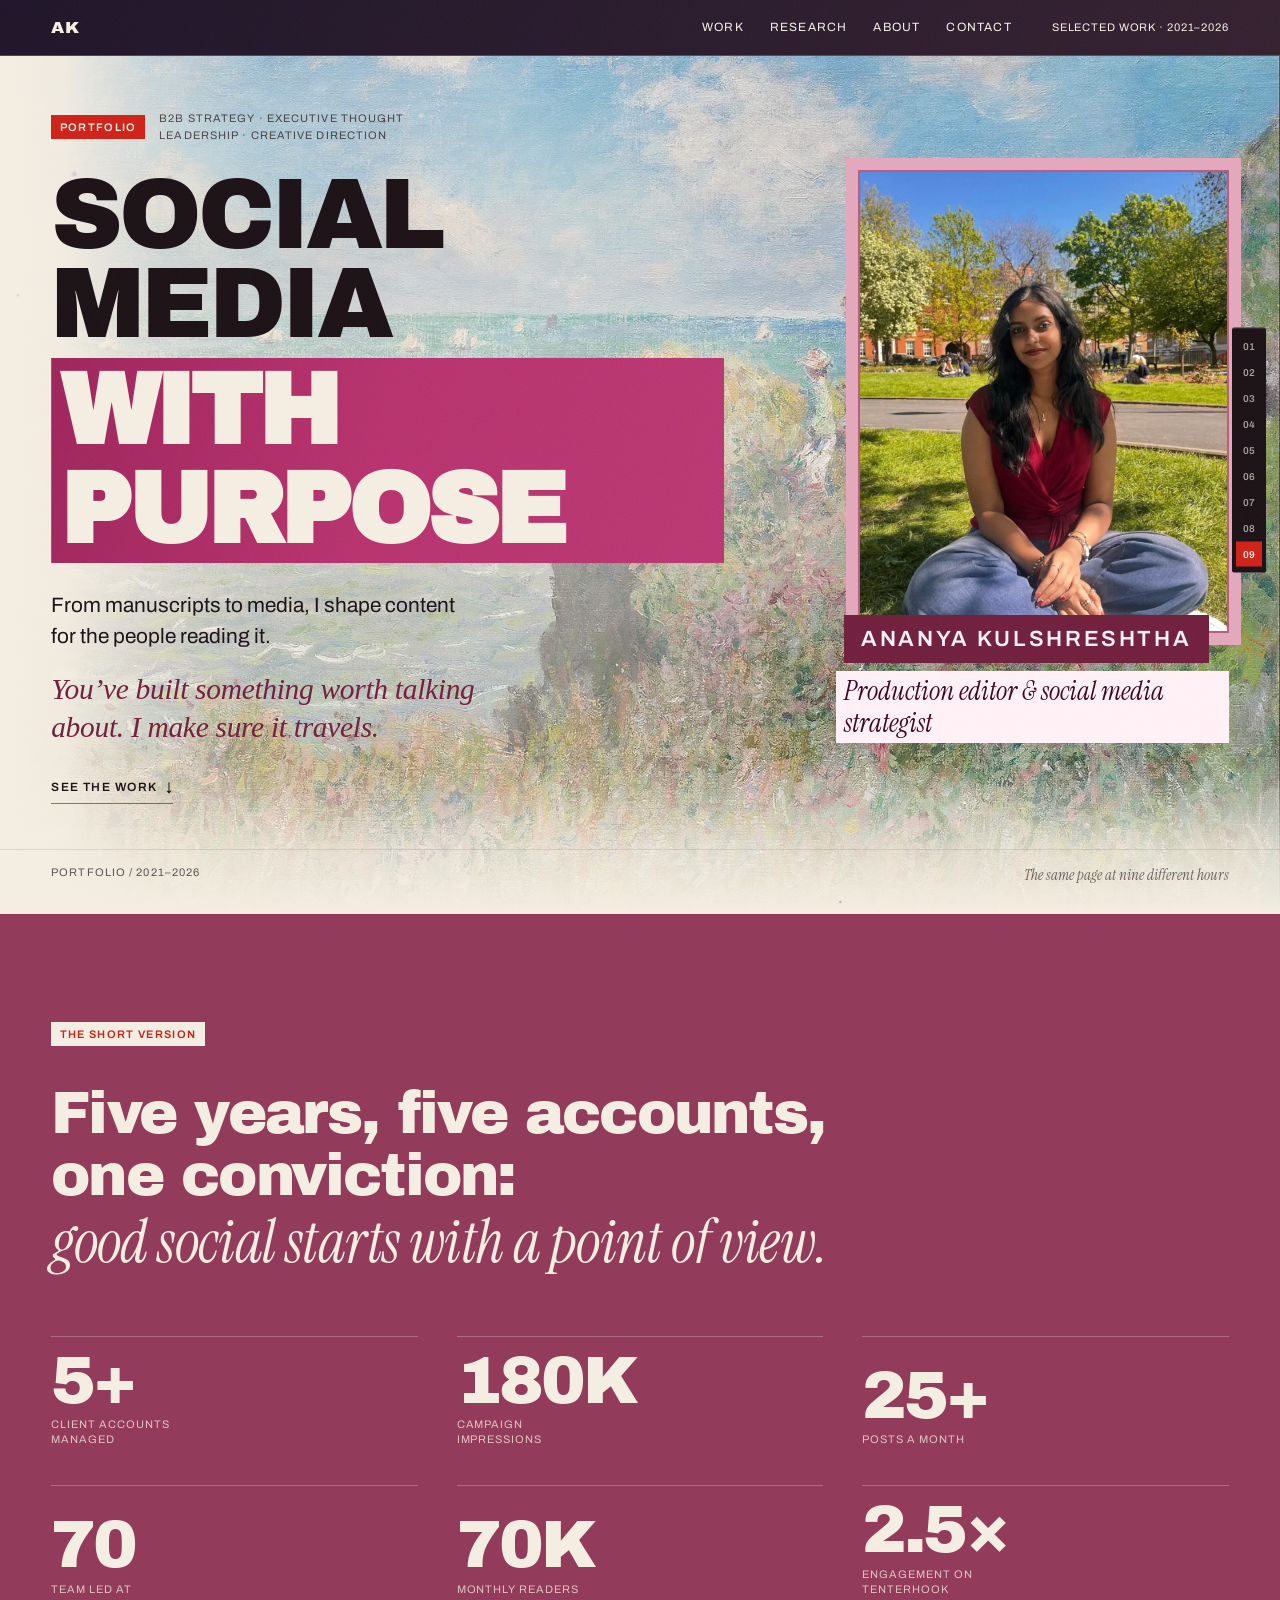
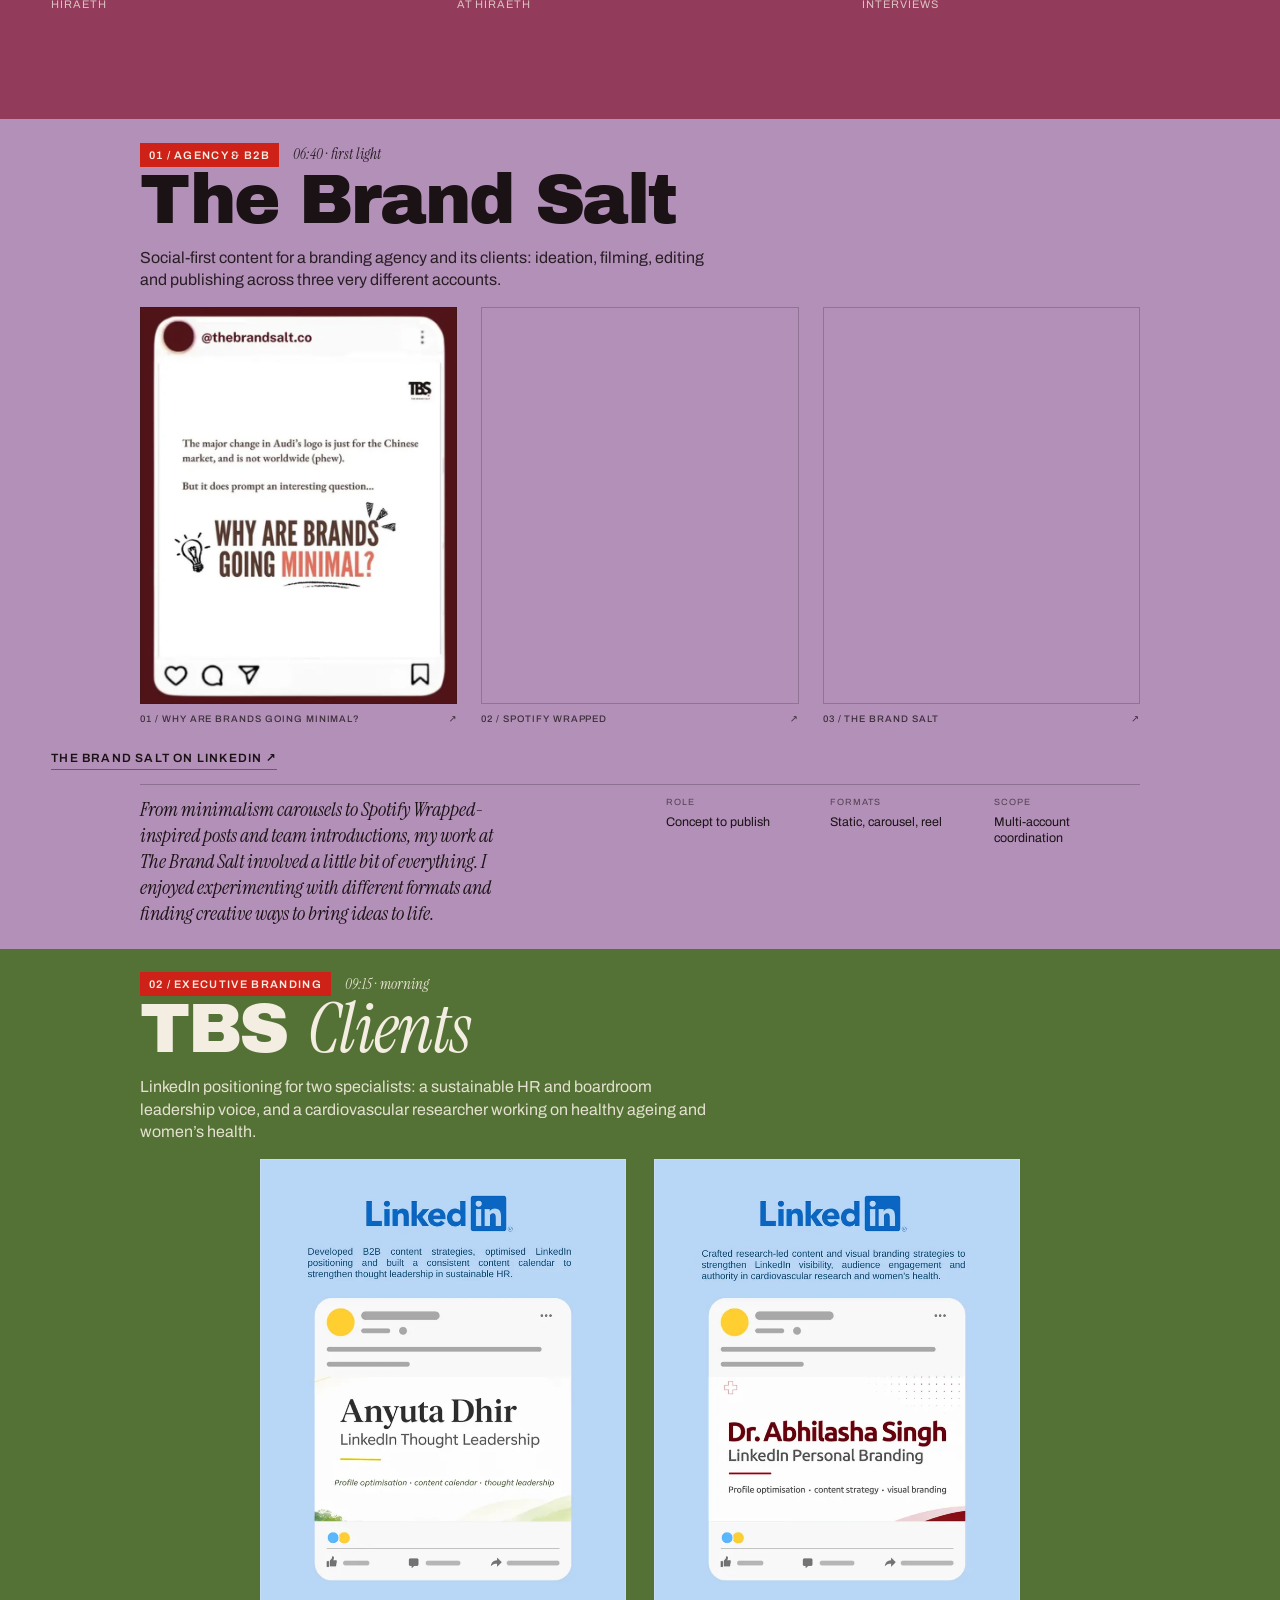
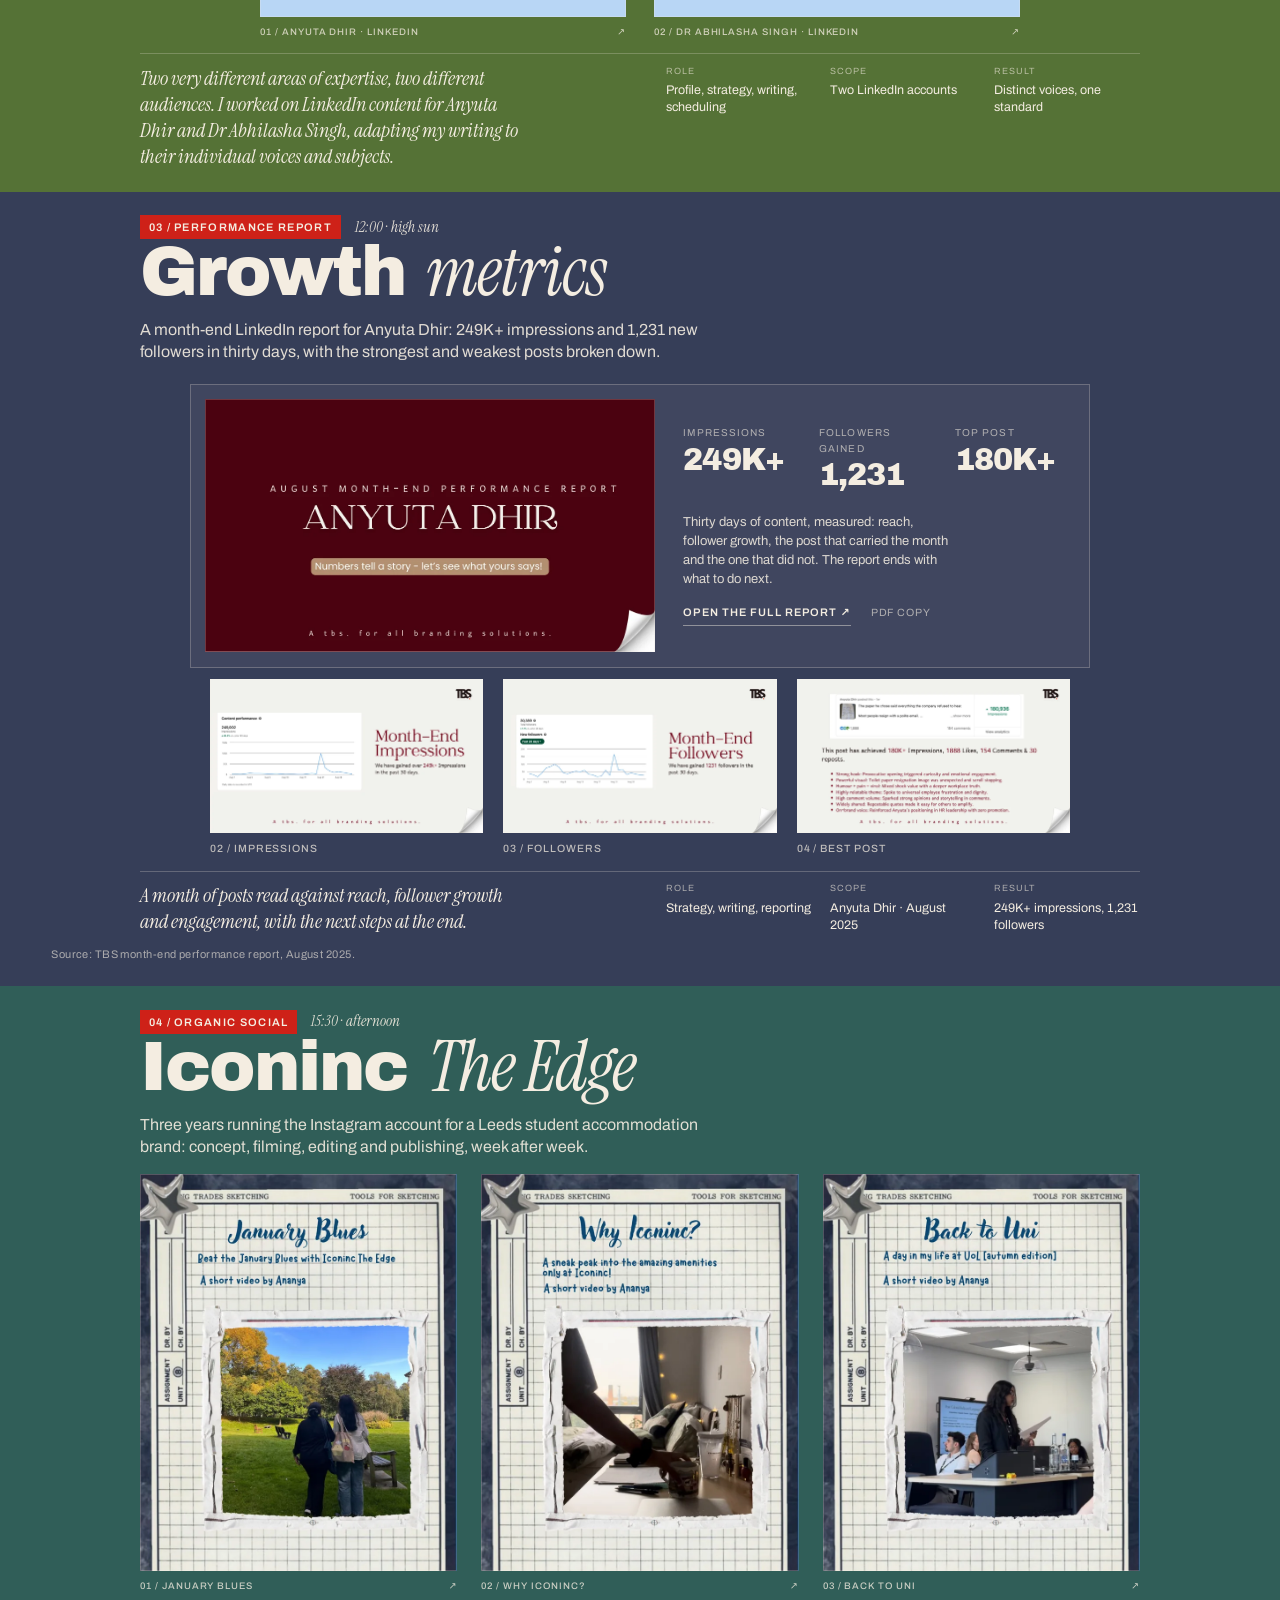
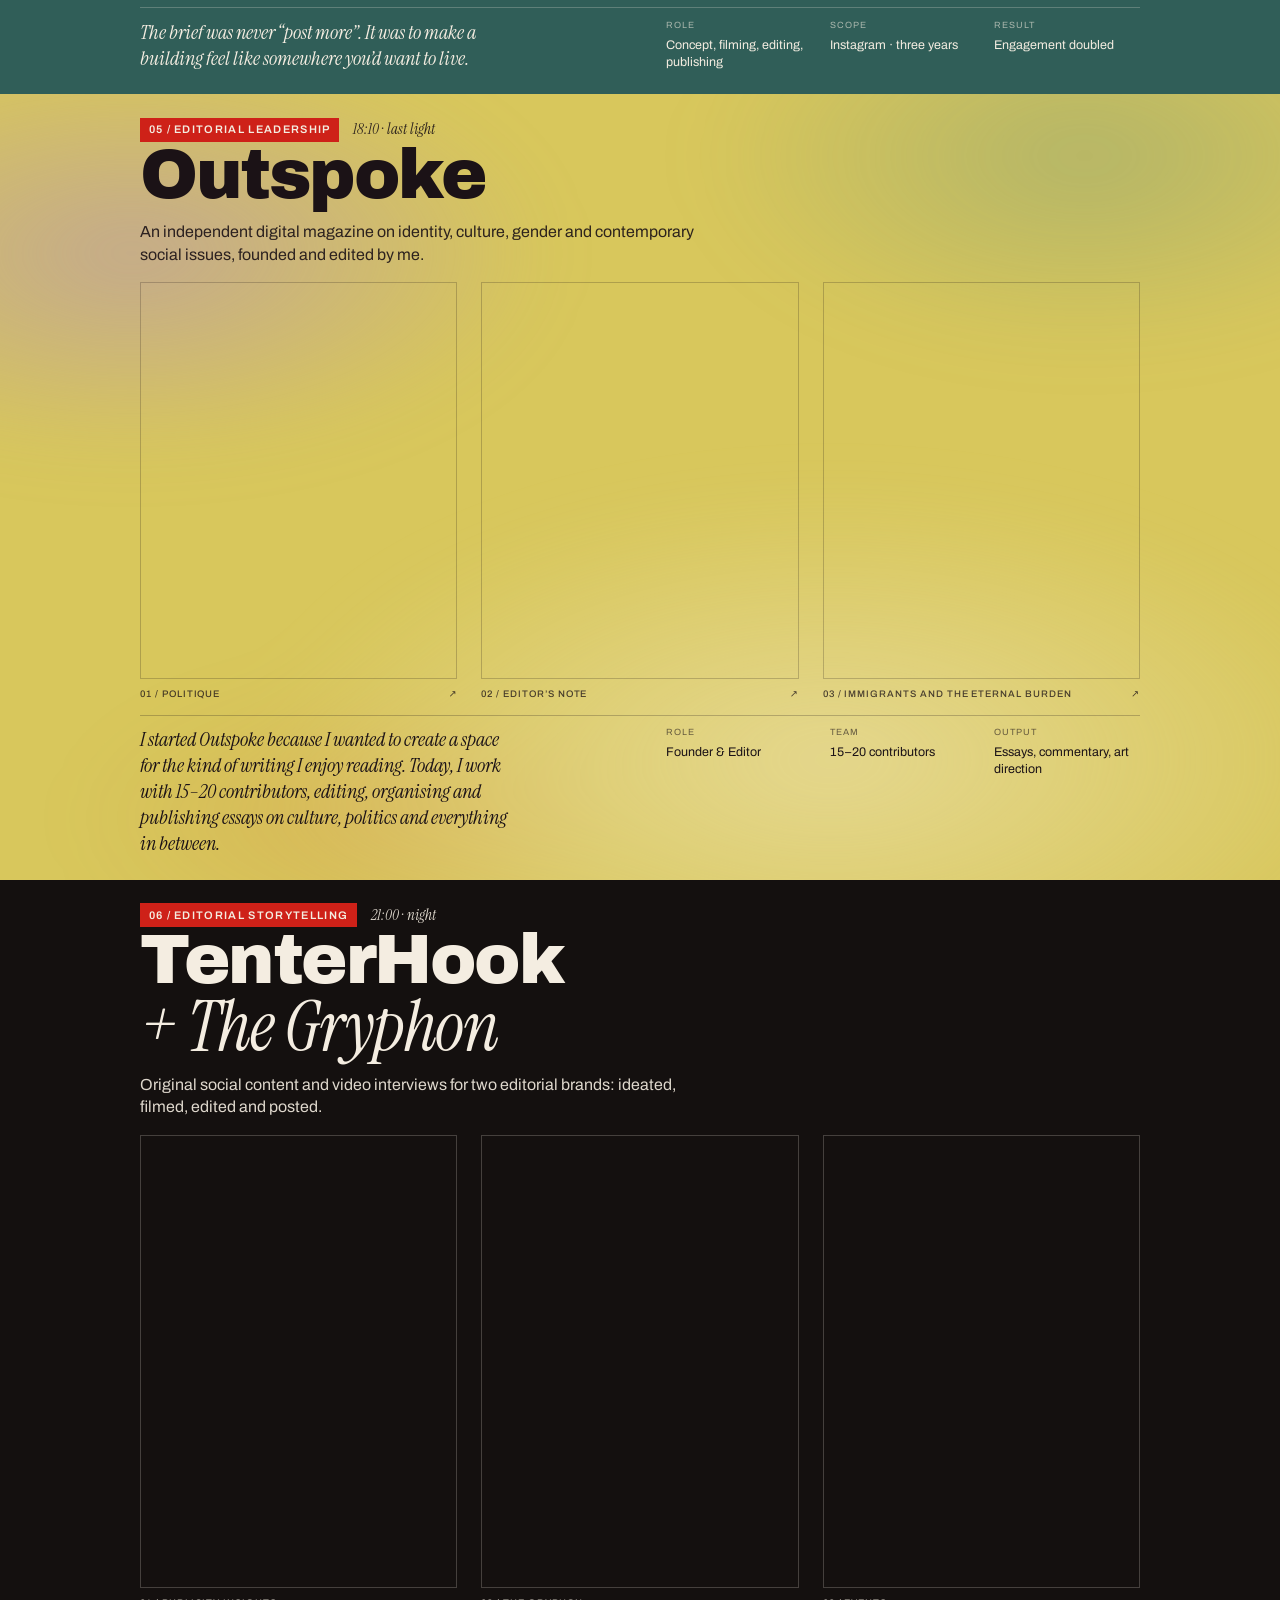
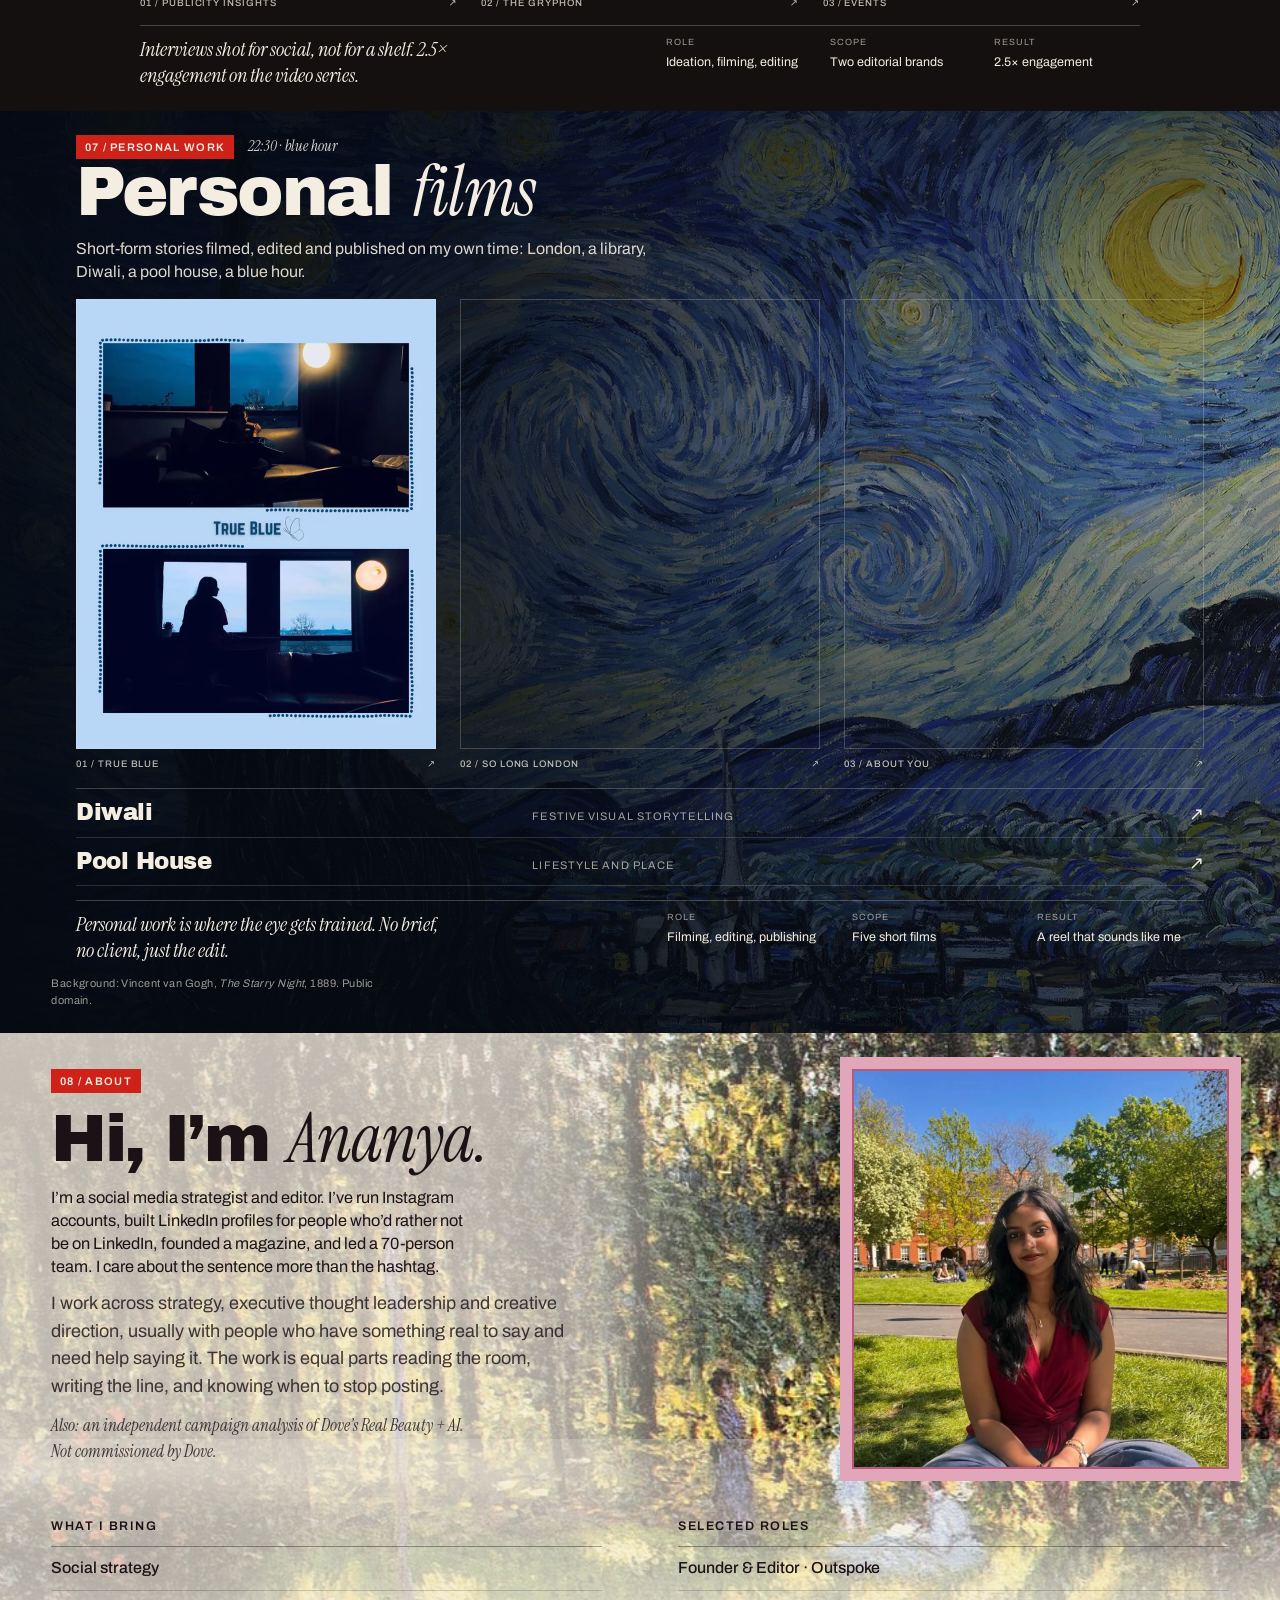
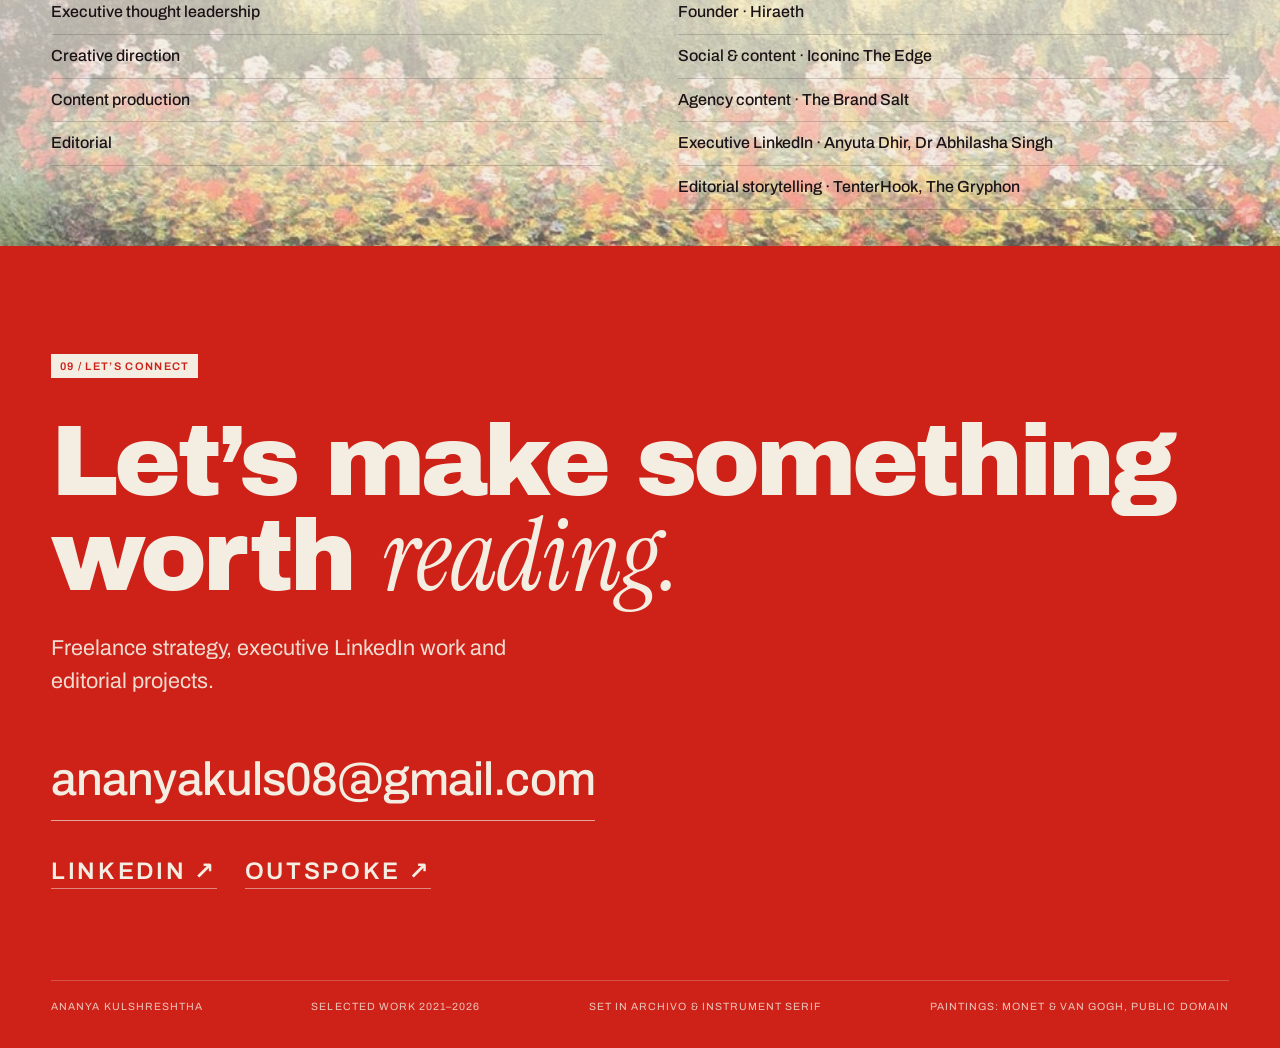
<file: index.html>
<!doctype html>
<html lang="en" class="no-js">
<head>
<meta charset="utf-8">
<meta name="viewport" content="width=device-width, initial-scale=1">
<title>Ananya Kulshreshtha · Social Media with Purpose</title>
<meta name="description" content="Social media strategy, executive thought leadership and creative direction. Selected work 2021–2026 by Ananya Kulshreshtha.">
<meta name="theme-color" content="#F4EDE1">
<meta property="og:type" content="website">
<meta property="og:title" content="Ananya Kulshreshtha · Social Media with Purpose">
<meta property="og:description" content="Social media strategy, executive thought leadership and creative direction. Selected work 2021–2026.">
<meta property="og:url" content="https://ananyakuls.github.io/">
<meta property="og:image" content="https://ananyakuls.github.io/assets/og.jpg">
<meta name="twitter:image" content="https://ananyakuls.github.io/assets/og.jpg">
<meta name="twitter:card" content="summary_large_image">
<link rel="canonical" href="https://ananyakuls.github.io/">
<link rel="icon" href="favicon.svg" type="image/svg+xml">
<link rel="preload" href="assets/fonts/archivo-black-normal-400.woff2" as="font" type="font/woff2" crossorigin>
<link rel="preload" href="assets/fonts/archivo-normal-400.woff2" as="font" type="font/woff2" crossorigin>
<link rel="preload" href="assets/img/portrait.webp" as="image">
<link rel="stylesheet" href="styles.css">
<script>document.documentElement.classList.remove('no-js');document.documentElement.classList.add('js');</script>
</head>
<body>

<a class="skip" href="#brand-salt">Skip to selected work</a>
<canvas class="skyworks" aria-hidden="true"></canvas>
<div class="grain" aria-hidden="true"></div>

<header class="topbar">
  <a class="topbar__mark" href="#top" aria-label="Ananya Kulshreshtha, back to top">AK</a>
  <nav class="topbar__nav" aria-label="Primary">
    <a href="#brand-salt">Work</a>
    <a href="research.html">Research</a>
    <a href="#about">About</a>
    <a href="#contact">Contact</a>
  </nav>
  <p class="topbar__meta">Selected work · 2021–2026</p>
</header>

<nav class="rail" aria-label="Section index">
  <a href="#brand-salt" data-rail="brand-salt" aria-label="The Brand Salt">01</a>
  <a href="#anyuta" data-rail="anyuta" aria-label="TBS Clients">02</a>
  <a href="#abhilasha" data-rail="abhilasha" aria-label="Growth metrics">03</a>
  <a href="#work" data-rail="iconinc" aria-label="Iconinc The Edge">04</a>
  <a href="#outspoke" data-rail="outspoke" aria-label="Outspoke">05</a>
  <a href="#tenterhook" data-rail="tenterhook" aria-label="TenterHook and The Gryphon">06</a>
  <a href="#films" data-rail="films" aria-label="Personal films">07</a>
  <a href="#about" data-rail="about" aria-label="About">08</a>
  <a href="#contact" data-rail="contact" aria-label="Contact">09</a>
</nav>

<main id="top">

  <!-- 01 / HERO -->
  <section class="hero field--cream" aria-labelledby="hero-title">
    <canvas class="weather" data-weather="motes" aria-hidden="true"></canvas>
    <img class="hero-art" src="assets/img/monet-cliff-1600.webp" srcset="assets/img/monet-cliff-1200.webp 1200w, assets/img/monet-cliff-1600.webp 1600w" sizes="100vw" alt="" fetchpriority="low" decoding="async">
    <div class="wrap hero__grid">
      <div class="hero__copy">
        <p class="kicker">
          <span class="bar">Portfolio</span>
          <span class="kicker__text">B2B strategy · Executive thought leadership · Creative direction</span>
        </p>
        <h1 id="hero-title" class="hero__title">Social media<br><span class="bar bar--xl">with purpose</span></h1>
        <p class="hero__lede">From manuscripts to media, I shape content for the people reading it.</p>
        <p class="hero__note serif">You’ve built something worth talking about. I make sure it travels.</p>
        <a class="hero__cta" href="#brand-salt">See the work <span aria-hidden="true">↓</span></a>
      </div>

      <figure class="hero__portrait reveal">
        <img src="assets/img/portrait.webp" width="1081" height="1544" alt="Ananya Kulshreshtha seated on grass in a park, wearing a burgundy top and blue jeans." fetchpriority="high" decoding="async">
        <figcaption>
          <span class="bar">Ananya Kulshreshtha</span>
          <span class="serif">Production editor &amp; social media strategist</span>
        </figcaption>
      </figure>
    </div>
    <div class="wrap hero__foot">
      <span>Portfolio / 2021–2026</span>
      <span class="serif">The same page at nine different hours</span>
    </div>
  </section>

  <!-- 02 / PROOF -->
  <section class="proof field--berry" aria-labelledby="proof-title">
    <canvas class="weather" data-weather="motes" aria-hidden="true"></canvas>
    <div class="wrap">
      <p class="kicker"><span class="bar bar--invert">The short version</span></p>
      <h2 id="proof-title" class="proof__title">Five years, five accounts, one conviction: <em>good social starts with a point of view.</em></h2>
      <dl class="stats">
        <div><dt>Client accounts managed</dt><dd>5+</dd></div>
        <div><dt>Campaign impressions</dt><dd>180K</dd></div>
        <div><dt>Posts a month</dt><dd>25+</dd></div>
        <div><dt>Team led at Hiraeth</dt><dd>70</dd></div>
        <div><dt>Monthly readers at Hiraeth</dt><dd>70K</dd></div>
        <div><dt>Engagement on TenterHook interviews</dt><dd>2.5×</dd></div>
      </dl>
    </div>
  </section>

  <!-- 01 / BRAND SALT -->
  <section id="brand-salt" class="chapter field--lavender" aria-labelledby="brand-title" data-section="brand-salt">
    <canvas class="weather" data-weather="snow" aria-hidden="true"></canvas>
    <div class="wrap">
      <header class="chapter__head">
        <p class="kicker">
          <span class="bar">01 / Agency &amp; B2B</span>
          <span class="chapter__hour serif">06:40 · first light</span>
        </p>
        <h2 id="brand-title" class="display">The Brand Salt</h2>
        <p class="chapter__lede">Social-first content for a branding agency and its clients: ideation, filming, editing and publishing across three very different accounts.</p>
      </header>

      <div class="artifacts">
        <figure class="artifact reveal">
          <a href="https://www.instagram.com/p/DC_SaqoJg5x/?img_index=1" target="_blank" rel="noopener">
            <img src="assets/img/brand-minimal-zoom.webp" width="720" height="900" alt="The Brand Salt Instagram post asking ‘Why are brands going minimal?’ over a stripped-back type layout." decoding="async">
            <figcaption><span>01 / Why are brands going minimal?</span><span class="artifact__arrow" aria-hidden="true">↗</span></figcaption>
          </a>
        </figure>
        <figure class="artifact reveal">
          <a href="https://www.instagram.com/thebrandsalt.co/" target="_blank" rel="noopener">
            <img src="assets/img/brand-spotify-zoom.webp" width="720" height="900" alt="The Brand Salt Instagram post reading ‘Spotify Wrapped might have disappointed you, but we won’t’." decoding="async">
            <figcaption><span>02 / Spotify Wrapped</span><span class="artifact__arrow" aria-hidden="true">↗</span></figcaption>
          </a>
        </figure>
        <figure class="artifact reveal">
          <a href="https://www.linkedin.com/company/the-brand-salt/posts/" target="_blank" rel="noopener">
            <img src="assets/img/brand-team-zoom.webp" width="720" height="900" alt="The Brand Salt Instagram post introducing the team over a cream background and a salt shaker illustration." decoding="async">
            <figcaption><span>03 / The Brand Salt</span><span class="artifact__arrow" aria-hidden="true">↗</span></figcaption>
          </a>
        </figure>
      </div>

      <p class="chapter__link"><a href="https://www.linkedin.com/company/the-brand-salt/posts/" target="_blank" rel="noopener">The Brand Salt on LinkedIn <span aria-hidden="true">↗</span></a></p>

      <div class="chapter__foot">
        <p class="chapter__note serif">From minimalism carousels to Spotify Wrapped-inspired posts and team introductions, my work at The Brand Salt involved a little bit of everything. I enjoyed experimenting with different formats and finding creative ways to bring ideas to life.</p>
        <dl class="facts">
          <div><dt>Role</dt><dd>Concept to publish</dd></div>
          <div><dt>Formats</dt><dd>Static, carousel, reel</dd></div>
          <div><dt>Scope</dt><dd>Multi-account coordination</dd></div>
        </dl>
      </div>
    </div>
  </section>

  <!-- 02 / TBS CLIENTS -->
  <section id="anyuta" class="chapter field--moss" aria-labelledby="anyuta-title" data-section="anyuta">
    <canvas class="weather" data-weather="motes" aria-hidden="true"></canvas>
    <div class="wrap">
      <header class="chapter__head">
        <p class="kicker">
          <span class="bar">02 / Executive branding</span>
          <span class="chapter__hour serif">09:15 · morning</span>
        </p>
        <h2 id="anyuta-title" class="display">TBS <em>Clients</em></h2>
        <p class="chapter__lede">LinkedIn positioning for two specialists: a sustainable HR and boardroom leadership voice, and a cardiovascular researcher working on healthy ageing and women’s health.</p>
      </header>

      <div class="artifacts artifacts--two">
        <figure class="artifact reveal">
          <a href="https://www.linkedin.com/in/anyutadhir/" target="_blank" rel="noopener">
            <img loading="lazy" src="assets/img/client-anyuta.webp" width="720" height="900" alt="LinkedIn profile card for Anyuta Dhir outlining thought leadership, profile optimisation, content calendar and voice." decoding="async">
            <figcaption><span>01 / Anyuta Dhir · LinkedIn</span><span class="artifact__arrow" aria-hidden="true">↗</span></figcaption>
          </a>
        </figure>
        <figure class="artifact reveal">
          <a href="https://www.linkedin.com/in/dr-abhilasha-singh-89438737/" target="_blank" rel="noopener">
            <img loading="lazy" src="assets/img/client-abhilasha.webp" width="720" height="900" alt="LinkedIn profile card for Dr Abhilasha Singh outlining personal branding, profile optimisation, content strategy and visual branding." decoding="async">
            <figcaption><span>02 / Dr Abhilasha Singh · LinkedIn</span><span class="artifact__arrow" aria-hidden="true">↗</span></figcaption>
          </a>
        </figure>
      </div>

      <div class="chapter__foot">
        <p class="chapter__note serif">Two very different areas of expertise, two different audiences. I worked on LinkedIn content for Anyuta Dhir and Dr Abhilasha Singh, adapting my writing to their individual voices and subjects.</p>
        <dl class="facts">
          <div><dt>Role</dt><dd>Profile, strategy, writing, scheduling</dd></div>
          <div><dt>Scope</dt><dd>Two LinkedIn accounts</dd></div>
          <div><dt>Result</dt><dd>Distinct voices, one standard</dd></div>
        </dl>
      </div>
    </div>
  </section>

  <!-- 03 / GROWTH METRICS -->
  <section id="abhilasha" class="chapter field--navy" aria-labelledby="abhilasha-title" data-section="abhilasha">
    <canvas class="weather" data-weather="cells" aria-hidden="true"></canvas>
    <div class="wrap">
      <header class="chapter__head">
        <p class="kicker">
          <span class="bar">03 / Performance report</span>
          <span class="chapter__hour serif">12:00 · high sun</span>
        </p>
        <h2 id="abhilasha-title" class="display">Growth <em>metrics</em></h2>
        <p class="chapter__lede">A month-end LinkedIn report for Anyuta Dhir: 249K+ impressions and 1,231 new followers in thirty days, with the strongest and weakest posts broken down.</p>
      </header>

      <div class="report">
        <a class="report__cover" href="https://drive.google.com/file/d/15guTTSwlLxqyUFQHSxVgzv5gFgfzx2Rn/view?usp=sharing" target="_blank" rel="noopener">
          <img src="assets/img/report-cover.webp" width="1100" height="619" alt="Cover of the August 2025 month-end performance report for Anyuta Dhir." loading="lazy" decoding="async">
        </a>
        <div class="report__body">
          <dl class="report__stats">
            <div><dt>Impressions</dt><dd>249K+</dd></div>
            <div><dt>Followers gained</dt><dd>1,231</dd></div>
            <div><dt>Top post</dt><dd>180K+</dd></div>
          </dl>
          <p>Thirty days of content, measured: reach, follower growth, the post that carried the month and the one that did not. The report ends with what to do next.</p>
          <a class="report__cta" href="https://drive.google.com/file/d/15guTTSwlLxqyUFQHSxVgzv5gFgfzx2Rn/view?usp=sharing" target="_blank" rel="noopener">Open the full report <span aria-hidden="true">↗</span></a>
          <a class="report__local" href="assets/reports/anyuta-dhir-august-2025.pdf" target="_blank" rel="noopener">PDF copy</a>
        </div>
      </div>

      <div class="report__pages">
        <a href="https://drive.google.com/file/d/15guTTSwlLxqyUFQHSxVgzv5gFgfzx2Rn/view?usp=sharing" target="_blank" rel="noopener">
          <img src="assets/img/report-impressions.webp" width="1100" height="619" alt="Report page showing 249K+ month-end impressions and a thirty-day trend line." loading="lazy" decoding="async">
          <span>02 / Impressions</span>
        </a>
        <a href="https://drive.google.com/file/d/15guTTSwlLxqyUFQHSxVgzv5gFgfzx2Rn/view?usp=sharing" target="_blank" rel="noopener">
          <img src="assets/img/report-followers.webp" width="1100" height="619" alt="Report page showing 1,231 followers gained and a thirty-day trend line." loading="lazy" decoding="async">
          <span>03 / Followers</span>
        </a>
        <a href="https://drive.google.com/file/d/15guTTSwlLxqyUFQHSxVgzv5gFgfzx2Rn/view?usp=sharing" target="_blank" rel="noopener">
          <img src="assets/img/report-best-post.webp" width="1100" height="619" alt="Report page analysing the best-performing post of the fortnight, with 180K+ impressions and 1,888 likes." loading="lazy" decoding="async">
          <span>04 / Best post</span>
        </a>
      </div>

      <div class="chapter__foot">
        <p class="chapter__note serif">A month of posts read against reach, follower growth and engagement, with the next steps at the end.</p>
        <dl class="facts">
          <div><dt>Role</dt><dd>Strategy, writing, reporting</dd></div>
          <div><dt>Scope</dt><dd>Anyuta Dhir · August 2025</dd></div>
          <div><dt>Result</dt><dd>249K+ impressions, 1,231 followers</dd></div>
        </dl>
      </div>
      <p class="fineprint">Source: TBS month-end performance report, August 2025.</p>
    </div>
  </section>

  <!-- 04 / ICONINC -->
  <section id="work" class="chapter field--teal" aria-labelledby="iconinc-title" data-section="iconinc">
    <canvas class="weather" data-weather="hearts" aria-hidden="true"></canvas>
    <div class="wrap">
      <header class="chapter__head">
        <p class="kicker">
          <span class="bar">04 / Organic social</span>
          <span class="chapter__hour serif">15:30 · afternoon</span>
        </p>
        <h2 id="iconinc-title" class="display">Iconinc <em>The Edge</em></h2>
        <p class="chapter__lede">Three years running the Instagram account for a Leeds student accommodation brand: concept, filming, editing and publishing, week after week.</p>
      </header>

      <div class="artifacts">
        <figure class="artifact reveal">
          <a href="https://www.instagram.com/p/CnfF4uRoWCs/" target="_blank" rel="noopener">
            <img loading="lazy" src="assets/img/iconinc-january.webp" width="720" height="900" alt="Iconinc reel cover: two students walking through a park, captioned ‘Beat the January Blues with Iconinc’." decoding="async">
            <figcaption><span>01 / January Blues</span><span class="artifact__arrow" aria-hidden="true">↗</span></figcaption>
          </a>
        </figure>
        <figure class="artifact reveal">
          <a href="https://www.instagram.com/reels/DGSzlWEsSOB/" target="_blank" rel="noopener">
            <img loading="lazy" src="assets/img/iconinc-why.webp" width="720" height="900" alt="Iconinc reel cover: a student at a desk in a bright room, captioned ‘Why Iconinc?’." decoding="async">
            <figcaption><span>02 / Why Iconinc?</span><span class="artifact__arrow" aria-hidden="true">↗</span></figcaption>
          </a>
        </figure>
        <figure class="artifact reveal">
          <a href="https://www.instagram.com/p/Cj_BC-TD55p/" target="_blank" rel="noopener">
            <img loading="lazy" src="assets/img/iconinc-uni.webp" width="720" height="900" alt="Iconinc reel cover: a student walking through a university building, captioned ‘Back to Uni: a day in my life at UoL’." decoding="async">
            <figcaption><span>03 / Back to Uni</span><span class="artifact__arrow" aria-hidden="true">↗</span></figcaption>
          </a>
        </figure>
      </div>

      <div class="chapter__foot">
        <p class="chapter__note serif">The brief was never “post more”. It was to make a building feel like somewhere you’d want to live.</p>
        <dl class="facts">
          <div><dt>Role</dt><dd>Concept, filming, editing, publishing</dd></div>
          <div><dt>Scope</dt><dd>Instagram · three years</dd></div>
          <div><dt>Result</dt><dd>Engagement doubled</dd></div>
        </dl>
      </div>
    </div>
  </section>

  <!-- 05 / OUTSPOKE -->
  <section id="outspoke" class="chapter field--mustard" aria-labelledby="outspoke-title" data-section="outspoke">
    <canvas class="weather" data-weather="petals" aria-hidden="true"></canvas>
    <div class="wrap">
      <header class="chapter__head">
        <p class="kicker">
          <span class="bar">05 / Editorial leadership</span>
          <span class="chapter__hour serif">18:10 · last light</span>
        </p>
        <h2 id="outspoke-title" class="display">Outspoke</h2>
        <p class="chapter__lede">An independent digital magazine on identity, culture, gender and contemporary social issues, founded and edited by me.</p>
      </header>

      <div class="artifacts">
        <figure class="artifact reveal">
          <a href="https://outspokemag.substack.com/p/outspoke-editors-note-2e6" target="_blank" rel="noopener">
            <img loading="lazy" src="assets/img/outspoke-politique.webp" width="720" height="900" alt="Outspoke cover for Issue 02: Politique, in red and black." decoding="async">
            <figcaption><span>01 / Politique</span><span class="artifact__arrow" aria-hidden="true">↗</span></figcaption>
          </a>
        </figure>
        <figure class="artifact reveal">
          <a href="https://outspokemag.substack.com/p/outspoke-editors-note-2e6" target="_blank" rel="noopener">
            <img loading="lazy" src="assets/img/outspoke-posts.webp" width="720" height="900" alt="Outspoke editor’s note open in the Substack editor, headed ‘The Different Versions We Become in Different Rooms’." decoding="async">
            <figcaption><span>02 / Editor’s note</span><span class="artifact__arrow" aria-hidden="true">↗</span></figcaption>
          </a>
        </figure>
        <figure class="artifact reveal">
          <a href="https://outspokemag.substack.com/p/immigrants-and-the-eternal-burden" target="_blank" rel="noopener">
            <img loading="lazy" src="assets/img/outspoke-immigrants.webp" width="720" height="900" alt="Outspoke cover for ‘Immigrants and the Eternal Burden’, with raised fists in red and black." decoding="async">
            <figcaption><span>03 / Immigrants and the Eternal Burden</span><span class="artifact__arrow" aria-hidden="true">↗</span></figcaption>
          </a>
        </figure>
      </div>

      <div class="chapter__foot">
        <p class="chapter__note serif">I started Outspoke because I wanted to create a space for the kind of writing I enjoy reading. Today, I work with 15–20 contributors, editing, organising and publishing essays on culture, politics and everything in between.</p>
        <dl class="facts">
          <div><dt>Role</dt><dd>Founder &amp; Editor</dd></div>
          <div><dt>Team</dt><dd>15–20 contributors</dd></div>
          <div><dt>Output</dt><dd>Essays, commentary, art direction</dd></div>
        </dl>
      </div>
    </div>
  </section>

  <!-- 06 / TENTERHOOK -->
  <section id="tenterhook" class="chapter field--night" aria-labelledby="tenterhook-title" data-section="tenterhook">
    <canvas class="weather" data-weather="hearts" aria-hidden="true"></canvas>
    <div class="wrap">
      <header class="chapter__head">
        <p class="kicker">
          <span class="bar">06 / Editorial storytelling</span>
          <span class="chapter__hour serif">21:00 · night</span>
        </p>
        <h2 id="tenterhook-title" class="display">TenterHook<br><em>+ The Gryphon</em></h2>
        <p class="chapter__lede">Original social content and video interviews for two editorial brands: ideated, filmed, edited and posted.</p>
      </header>

      <div class="artifacts">
        <figure class="artifact reveal">
          <a href="https://www.instagram.com/p/DIuH7wVCyyi/" target="_blank" rel="noopener">
            <img loading="lazy" src="assets/img/tenterhook-publicity-1.webp" width="720" height="1029" alt="TenterHook video cover reading ‘Publicity Insights’, with two students standing in a blue room." decoding="async">
            <figcaption><span>01 / Publicity Insights</span><span class="artifact__arrow" aria-hidden="true">↗</span></figcaption>
          </a>
        </figure>
        <figure class="artifact reveal">
          <a href="https://www.instagram.com/p/C3OTxH6Mz_o/" target="_blank" rel="noopener">
            <img loading="lazy" src="assets/img/gryphon-vape.webp" width="720" height="1029" alt="The Gryphon post announcing the UK government’s ban on disposable vapes for children’s health." decoding="async">
            <figcaption><span>02 / The Gryphon</span><span class="artifact__arrow" aria-hidden="true">↗</span></figcaption>
          </a>
        </figure>
        <figure class="artifact reveal">
          <a href="https://www.instagram.com/reel/DHWiSMuCDol/" target="_blank" rel="noopener">
            <img loading="lazy" src="assets/img/tenterhook-publicity-2.webp" width="720" height="1029" alt="TenterHook video cover reading ‘Events: TenterHook Insights’, interviewing the TenterHook team." decoding="async">
            <figcaption><span>03 / Events</span><span class="artifact__arrow" aria-hidden="true">↗</span></figcaption>
          </a>
        </figure>
      </div>

      <div class="chapter__foot">
        <p class="chapter__note serif">Interviews shot for social, not for a shelf. 2.5× engagement on the video series.</p>
        <dl class="facts">
          <div><dt>Role</dt><dd>Ideation, filming, editing</dd></div>
          <div><dt>Scope</dt><dd>Two editorial brands</dd></div>
          <div><dt>Result</dt><dd>2.5× engagement</dd></div>
        </dl>
      </div>
    </div>
  </section>

  <!-- 07 / FILMS -->
  <section id="films" class="chapter field--blue" aria-labelledby="films-title" data-section="films">
    <img class="films-bg" loading="lazy" src="assets/img/starry-night-1920.webp" srcset="assets/img/starry-night-1280.webp 1280w, assets/img/starry-night-1920.webp 1920w" sizes="100vw" alt="" decoding="async">
    <div class="wrap">
      <header class="chapter__head">
        <p class="kicker">
          <span class="bar">07 / Personal work</span>
          <span class="chapter__hour serif">22:30 · blue hour</span>
        </p>
        <h2 id="films-title" class="display">Personal <em>films</em></h2>
        <p class="chapter__lede">Short-form stories filmed, edited and published on my own time: London, a library, Diwali, a pool house, a blue hour.</p>
      </header>

      <div class="artifacts">
        <figure class="artifact reveal">
          <a href="https://www.instagram.com/reel/DRkmYISihFM/" target="_blank" rel="noopener">
            <img loading="lazy" src="assets/img/personal-true-blue.webp" width="720" height="900" alt="Film stills reading ‘True Blue’ over two dark night scenes." decoding="async">
            <figcaption><span>01 / True Blue</span><span class="artifact__arrow" aria-hidden="true">↗</span></figcaption>
          </a>
        </figure>
        <figure class="artifact reveal">
          <a href="https://www.instagram.com/reel/DMnA0oiqJH2/" target="_blank" rel="noopener">
            <img loading="lazy" src="assets/img/personal-so-long-london.webp" width="720" height="900" alt="Film stills of a grand staircase and a sunlit hall, captioned ‘So Long London’." decoding="async">
            <figcaption><span>02 / So Long London</span><span class="artifact__arrow" aria-hidden="true">↗</span></figcaption>
          </a>
        </figure>
        <figure class="artifact reveal">
          <a href="https://www.instagram.com/reel/DRCZ9D7Ct3m/" target="_blank" rel="noopener">
            <img loading="lazy" src="assets/img/personal-about-you.webp" width="720" height="900" alt="Film stills of a woman by a window and a library, captioned ‘About You’." decoding="async">
            <figcaption><span>03 / About You</span><span class="artifact__arrow" aria-hidden="true">↗</span></figcaption>
          </a>
        </figure>
      </div>

      <ul class="film-list">
        <li><a href="https://www.instagram.com/reel/DQCb_yhik9p/" target="_blank" rel="noopener"><span>Diwali</span><span>Festive visual storytelling</span><span aria-hidden="true">↗</span></a></li>
        <li><a href="https://www.instagram.com/reel/C-NtOPiPLP2/" target="_blank" rel="noopener"><span>Pool House</span><span>Lifestyle and place</span><span aria-hidden="true">↗</span></a></li>
      </ul>

      <div class="chapter__foot">
        <p class="chapter__note serif">Personal work is where the eye gets trained. No brief, no client, just the edit.</p>
        <dl class="facts">
          <div><dt>Role</dt><dd>Filming, editing, publishing</dd></div>
          <div><dt>Scope</dt><dd>Five short films</dd></div>
          <div><dt>Result</dt><dd>A reel that sounds like me</dd></div>
        </dl>
      </div>
      <p class="fineprint films-credit">Background: Vincent van Gogh, <em>The Starry Night</em>, 1889. Public domain.</p>
    </div>
  </section>

  <!-- 08 / ABOUT -->
  <section id="about" class="about field--cream" aria-labelledby="about-title" data-section="about">
    <canvas class="weather" data-weather="motes" aria-hidden="true"></canvas>
    <img class="about-art" src="assets/img/monet-garden-1024.webp" srcset="assets/img/monet-garden-700.webp 700w, assets/img/monet-garden-1024.webp 1024w" sizes="100vw" alt="" loading="lazy" decoding="async">
    <div class="wrap about__grid">
      <div class="about__intro">
        <p class="kicker"><span class="bar">08 / About</span></p>
        <h2 id="about-title" class="display">Hi, I’m <em>Ananya.</em></h2>
        <p class="about__lede">I’m a social media strategist and editor. I’ve run Instagram accounts, built LinkedIn profiles for people who’d rather not be on LinkedIn, founded a magazine, and led a 70-person team. I care about the sentence more than the hashtag.</p>
        <p>I work across strategy, executive thought leadership and creative direction, usually with people who have something real to say and need help saying it. The work is equal parts reading the room, writing the line, and knowing when to stop posting.</p>
        <p class="about__aside serif">Also: an independent campaign analysis of Dove’s <em>Real Beauty + AI</em>. Not commissioned by Dove.</p>
      </div>

      <figure class="about__portrait reveal">
        <img src="assets/img/portrait.webp" width="1081" height="1544" alt="Ananya Kulshreshtha in a park, photographed in 2026." decoding="async">
      </figure>

      <div class="about__lists">
        <div>
          <h3>What I bring</h3>
          <ul>
            <li>Social strategy</li>
            <li>Executive thought leadership</li>
            <li>Creative direction</li>
            <li>Content production</li>
            <li>Editorial</li>
          </ul>
        </div>
        <div>
          <h3>Selected roles</h3>
          <ul>
            <li>Founder &amp; Editor · Outspoke</li>
            <li>Founder · Hiraeth</li>
            <li>Social &amp; content · Iconinc The Edge</li>
            <li>Agency content · The Brand Salt</li>
            <li>Executive LinkedIn · Anyuta Dhir, Dr Abhilasha Singh</li>
            <li>Editorial storytelling · TenterHook, The Gryphon</li>
          </ul>
        </div>
      </div>
    </div>
  </section>

</main>

<!-- 09 / CONTACT -->
<footer id="contact" class="contact field--red" data-section="contact">
    <canvas class="weather" data-weather="sparks" aria-hidden="true"></canvas>
  <div class="wrap">
    <p class="kicker"><span class="bar bar--invert">09 / Let’s connect</span></p>
    <h2 class="contact__title">Let’s make something worth <em>reading.</em></h2>
    <p class="contact__lede">Freelance strategy, executive LinkedIn work and editorial projects.</p>
    <a class="contact__email" href="mailto:ananyakuls08@gmail.com">ananyakuls08<wbr>@gmail.com</a>
    <ul class="contact__links">
      <li><a href="https://www.linkedin.com/in/ananya-kulshreshtha-94453521b/" target="_blank" rel="noopener">LinkedIn <span aria-hidden="true">↗</span></a></li>
      <li><a href="https://outspokemag.substack.com/" target="_blank" rel="noopener">Outspoke <span aria-hidden="true">↗</span></a></li>
    </ul>
    <div class="contact__foot">
      <span>Ananya Kulshreshtha</span>
      <span>Selected work 2021–2026</span>
      <span>Set in Archivo &amp; Instrument Serif</span>
      <span>Paintings: Monet &amp; Van Gogh, public domain</span>
    </div>
  </div>
</footer>

<script src="main.js" defer></script>
</body>
</html>
</file>
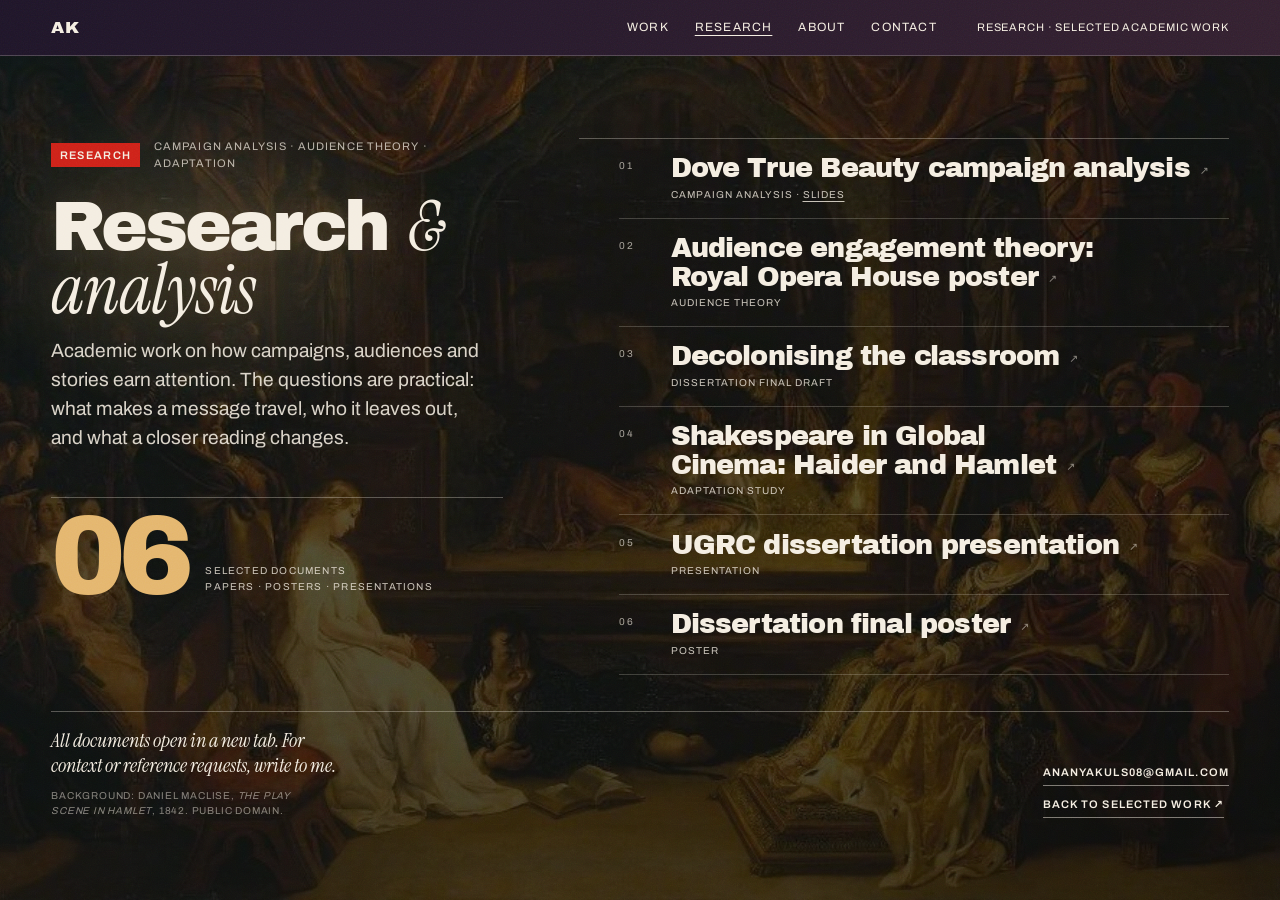
<file: research.html>
<!doctype html>
<html lang="en" class="no-js">
<head>
<meta charset="utf-8">
<meta name="viewport" content="width=device-width, initial-scale=1">
<title>Research · Ananya Kulshreshtha</title>
<meta name="description" content="Selected research by Ananya Kulshreshtha: campaign analysis, audience engagement theory, adaptation studies and dissertation work.">
<meta name="theme-color" content="#F4EDE1">
<meta property="og:type" content="website">
<meta property="og:title" content="Research · Ananya Kulshreshtha">
<meta property="og:description" content="Campaign analysis, audience engagement theory, adaptation studies and dissertation work.">
<meta property="og:url" content="https://ananyakuls.github.io/research.html">
<meta property="og:image" content="https://ananyakuls.github.io/assets/og.jpg">
<meta name="twitter:image" content="https://ananyakuls.github.io/assets/og.jpg">
<meta name="twitter:card" content="summary_large_image">
<link rel="canonical" href="https://ananyakuls.github.io/research.html">
<link rel="icon" href="favicon.svg" type="image/svg+xml">
<link rel="preload" href="assets/fonts/archivo-black-normal-400.woff2" as="font" type="font/woff2" crossorigin>
<link rel="preload" href="assets/fonts/archivo-normal-400.woff2" as="font" type="font/woff2" crossorigin>
<link rel="stylesheet" href="styles.css">
<script>document.documentElement.classList.remove('no-js');document.documentElement.classList.add('js');</script>
</head>
<body>

<a class="skip" href="#research-list">Skip to research</a>
<div class="grain" aria-hidden="true"></div>

<header class="topbar">
  <a class="topbar__mark" href="index.html#top" aria-label="Ananya Kulshreshtha, back to portfolio">AK</a>
  <nav class="topbar__nav" aria-label="Primary">
    <a href="index.html#brand-salt">Work</a>
    <a href="research.html" aria-current="page">Research</a>
    <a href="index.html#about">About</a>
    <a href="index.html#contact">Contact</a>
  </nav>
  <p class="topbar__meta">Research · Selected academic work</p>
</header>

<main id="top">

  <section class="research field--cream" aria-labelledby="research-title">
    <div class="wrap research__layout">

      <div class="research__intro">
        <header class="research__head">
          <p class="kicker">
            <span class="bar">Research</span>
            <span class="kicker__text">Campaign analysis · Audience theory · Adaptation</span>
          </p>
          <h1 id="research-title" class="research__title">Research <em>&amp; analysis</em></h1>
          <p class="research__lede">Academic work on how campaigns, audiences and stories earn attention. The questions are practical: what makes a message travel, who it leaves out, and what a closer reading changes.</p>
        </header>

        <div class="research__count" aria-hidden="true">
          <span class="research__count-num">06</span>
          <span class="research__count-label">Selected documents<br>Papers · posters · presentations</span>
        </div>
      </div>

      <ol id="research-list" class="research__list">
        <li class="research__item">
          <span class="research__num" aria-hidden="true">01</span>
          <h2><a href="https://drive.google.com/file/d/1A9B-dkc6elEhX9AikcIj_Yl5yFyoQG59/view?usp=sharing" target="_blank" rel="noopener">Dove True Beauty campaign analysis <span class="research__arrow" aria-hidden="true">↗</span></a></h2>
          <span class="research__tag">Campaign analysis · <a class="research__extra" href="https://docs.google.com/presentation/d/1iXavKYMj0oHLm2sDpjBQX0NXWAO6sdYG/edit?usp=sharing&amp;ouid=102016409232912888702&amp;rtpof=true&amp;sd=true" target="_blank" rel="noopener">Slides</a></span>
        </li>
        <li class="research__item">
          <span class="research__num" aria-hidden="true">02</span>
          <h2><a href="https://drive.google.com/file/d/1_AA0VNJRC84mtyHtPsUDDllIHd3IKY0f/view?usp=sharing" target="_blank" rel="noopener">Audience engagement theory: Royal Opera House poster <span class="research__arrow" aria-hidden="true">↗</span></a></h2>
          <span class="research__tag">Audience theory</span>
        </li>
        <li class="research__item">
          <span class="research__num" aria-hidden="true">03</span>
          <h2><a href="https://drive.google.com/file/d/1myshbHgfuBa7NPBrMC33xuPAh1OX0S4Q/view?usp=sharing" target="_blank" rel="noopener">Decolonising the classroom <span class="research__arrow" aria-hidden="true">↗</span></a></h2>
          <span class="research__tag">Dissertation final draft</span>
        </li>
        <li class="research__item">
          <span class="research__num" aria-hidden="true">04</span>
          <h2><a href="https://drive.google.com/file/d/1AJha3dd07bdf0HIyMUu7fg3Sks1antY-/view?usp=sharing" target="_blank" rel="noopener">Shakespeare in Global Cinema: Haider and Hamlet <span class="research__arrow" aria-hidden="true">↗</span></a></h2>
          <span class="research__tag">Adaptation study</span>
        </li>
        <li class="research__item">
          <span class="research__num" aria-hidden="true">05</span>
          <h2><a href="https://docs.google.com/presentation/d/1kKaEBT19iw5ePq9kJnKvx7vFbMSGB6Nn/edit?usp=sharing&amp;ouid=102016409232912888702&amp;rtpof=true&amp;sd=true" target="_blank" rel="noopener">UGRC dissertation presentation <span class="research__arrow" aria-hidden="true">↗</span></a></h2>
          <span class="research__tag">Presentation</span>
        </li>
        <li class="research__item">
          <span class="research__num" aria-hidden="true">06</span>
          <h2><a href="https://drive.google.com/file/d/1HGgGeE9-pCua_ppt9w-eD2FaDqcf9EDF/view?usp=sharing" target="_blank" rel="noopener">Dissertation final poster <span class="research__arrow" aria-hidden="true">↗</span></a></h2>
          <span class="research__tag">Poster</span>
        </li>
      </ol>

      <div class="research__foot">
        <div>
          <p class="research__note serif">All documents open in a new tab. For context or reference requests, write to me.</p>
          <p class="research__credit">Background: Daniel Maclise, <em>The Play Scene in Hamlet</em>, 1842. Public domain.</p>
        </div>
        <div class="research__links">
          <a href="mailto:ananyakuls08@gmail.com?subject=Research%20request">ananyakuls08@gmail.com</a>
          <a href="index.html#brand-salt">Back to selected work <span aria-hidden="true">↗</span></a>
        </div>
      </div>

    </div>
  </section>

</main>

<script src="main.js" defer></script>
</body>
</html>
</file>
<file: styles.css>
/* ============================================================
   Ananya Kulshreshtha · Social Media with Purpose
   One page. Nine hours. Caption over water.
   ============================================================ */

@font-face{
  font-family:"Archivo Black";
  src:url("assets/fonts/archivo-black-normal-400.woff2") format("woff2");
  font-weight:400; font-style:normal; font-display:swap;
}
@font-face{
  font-family:"Archivo";
  src:url("assets/fonts/archivo-normal-400.woff2") format("woff2");
  font-weight:100 900; font-style:normal; font-display:swap;
}
@font-face{
  font-family:"Instrument Serif";
  src:url("assets/fonts/instrument-serif-italic-400.woff2") format("woff2");
  font-weight:400; font-style:italic; font-display:swap;
}

/* ---------- tokens ---------- */
:root{
  --paper:#F4EDE1;
  --sand:#E2D6BF;
  --ink:#1B1216;
  --red:#CE2118;
  --berry:#933B5B;
  --teal:#305E58;
  --lavender:#B290B8;
  --moss:#557236;
  --navy:#363E58;
  --mustard:#D8C75C;
  --blue:#1D3557;
  --night:#14100F;
  --burnt:#D25A37;
  /* owner-portrait palette */
  --rose-ink:#3A071F;
  --blush-wine:#6F1F3B;
  --petal-dust:#B65A7C;
  --powder-rose:#E2A6BA;
  --ivory-bloom:#FFF0F5;

  --gutter:clamp(1.25rem,4vw,4.5rem);
  --max:1560px;
  --display:"Archivo Black", "Arial Black", sans-serif;
  --sans:"Archivo", system-ui, sans-serif;
  --serif:"Instrument Serif", Georgia, serif;
  --ease:cubic-bezier(.16,1,.3,1);
}

/* ---------- reset ---------- */
*,*::before,*::after{box-sizing:border-box}
html{scroll-behavior:smooth}
body{
  margin:0; background:var(--paper); color:var(--ink);
  font-family:var(--sans); font-size:18px; line-height:1.55;
  -webkit-font-smoothing:antialiased; text-rendering:optimizeLegibility;
  overflow-x:hidden;
}
h1,h2,h3,p,dl,dd,figure,ul{margin:0}
ul{padding:0;list-style:none}
img{display:block;max-width:100%;height:auto}
a{color:inherit}
::selection{background:var(--red);color:var(--paper)}

:focus-visible{outline:2px solid currentColor;outline-offset:4px;border-radius:1px}
.skip{
  position:absolute;left:12px;top:-100px;z-index:100;
  background:var(--ink);color:var(--paper);padding:12px 18px;
  font-size:13px;letter-spacing:.06em;text-transform:uppercase;text-decoration:none;
  transition:top .2s var(--ease);
}
.skip:focus{top:12px}

.wrap{width:100%;max-width:var(--max);margin-inline:auto;padding-inline:var(--gutter)}
.serif{font-family:var(--serif);font-style:italic;font-weight:400}

/* ---------- ambient fireworks, left margin ---------- */
.skyworks{
  position:fixed;inset:0;z-index:2;width:100%;height:100%;
  pointer-events:none;mix-blend-mode:screen;opacity:.7;
}
@media (max-width:1199px),(prefers-reduced-motion:reduce){.skyworks{display:none}}

/* ---------- grain ---------- */
.grain{
  position:fixed;inset:0;z-index:80;pointer-events:none;
  opacity:.45;mix-blend-mode:soft-light;
  background-image:url("data:image/svg+xml,%3Csvg xmlns='http://www.w3.org/2000/svg' width='180' height='180'%3E%3Cfilter id='n'%3E%3CfeTurbulence type='fractalNoise' baseFrequency='.85' numOctaves='2' stitchTiles='stitch'/%3E%3C/filter%3E%3Crect width='180' height='180' filter='url(%23n)' opacity='.55'/%3E%3C/svg%3E");
}

/* ---------- topbar ---------- */
.topbar{
  position:fixed;top:0;left:0;right:0;z-index:70;
  height:56px;display:flex;align-items:center;gap:32px;
  padding-inline:var(--gutter);
  background:
    linear-gradient(105deg,transparent 26%,rgba(191,160,200,var(--streak,0)) 31%,transparent 36%,
                            transparent 65%,rgba(191,160,200,var(--streak,0)) 70%,transparent 75%),
    linear-gradient(105deg,var(--sky-a,var(--paper)),var(--sky-b,var(--paper)));
  color:var(--sky-ink,var(--ink));
  border-bottom:1px solid color-mix(in srgb,currentColor 22%,transparent);
}
.topbar__mark{
  font-family:var(--display);font-size:17px;letter-spacing:.02em;
  text-decoration:none;line-height:1;
}
.topbar__nav{display:flex;gap:26px;margin-left:auto}
.topbar__nav a{
  font-size:12px;letter-spacing:.1em;text-transform:uppercase;text-decoration:none;
}
.topbar__nav a:hover,
.topbar__nav a[aria-current="page"]{text-decoration:underline;text-underline-offset:4px}
.topbar__meta{
  font-size:11px;letter-spacing:.08em;text-transform:uppercase;
  margin-left:8px;
}
@media (max-width:900px){.topbar__meta{display:none}}
@media (max-width:600px){
  .topbar{gap:16px;padding-inline:16px}
  .topbar__nav{gap:14px}
  .topbar__nav a{font-size:10px;letter-spacing:.06em}
}

/* ---------- rail ---------- */
.rail{
  position:fixed;right:14px;top:50%;transform:translateY(-50%);z-index:60;
  display:grid;gap:1px;padding:6px 4px;
  background:var(--ink);border-radius:2px;
  box-shadow:0 1px 0 color-mix(in srgb,var(--paper) 20%,transparent) inset;
}
.rail a{
  display:grid;place-items:center;width:26px;height:25px;
  color:color-mix(in srgb,var(--paper) 62%,transparent);
  font-size:10px;font-weight:600;letter-spacing:.04em;text-decoration:none;
  transition:background .2s,color .2s;
}
.rail a:hover{color:var(--paper)}
.rail a.is-active{background:var(--red);color:var(--paper)}
@media (max-width:1279px){.rail{display:none}}

/* ---------- shared type ---------- */
.kicker{display:flex;flex-wrap:wrap;align-items:center;gap:14px}
.kicker__text{
  font-size:11px;letter-spacing:.1em;text-transform:uppercase;opacity:.72;
  max-width:52ch;
}
.bar{
  display:inline-block;background:var(--red);color:var(--paper);
  font-size:11px;font-weight:600;line-height:1;
  letter-spacing:.12em;text-transform:uppercase;
  padding:.62em .78em .56em;
}
.bar--invert{background:var(--paper);color:var(--red)}
.chapter__hour{font-size:15px;opacity:.9}
.display{
  font-family:var(--display);font-weight:400;
  font-size:clamp(2.6rem,1.2rem + 6.2vw,6.2rem);
  line-height:.96;letter-spacing:-.035em;
  text-wrap:balance;
}
.display em{
  font-family:var(--serif);font-style:italic;font-weight:400;
  letter-spacing:-.015em;
}
.fineprint{
  margin-top:28px;font-size:12px;letter-spacing:.04em;opacity:.62;max-width:56ch;
}

/* ---------- fields ---------- */
.field--cream{background:var(--paper);color:var(--ink)}
.field--berry{background:var(--berry);color:var(--paper)}
.field--teal{background:var(--teal);color:var(--paper)}
.field--lavender{background:var(--lavender);color:var(--ink)}
.field--moss{background:var(--moss);color:var(--paper)}
.field--navy{background:var(--navy);color:var(--paper)}
.field--mustard{background:var(--mustard);color:var(--ink)}
.field--night{background:var(--night);color:var(--paper)}
.field--blue{background:var(--blue);color:var(--paper)}
.field--red{background:var(--red);color:var(--paper)}

/* ---------- hero ---------- */
.hero{
  min-height:100svh;min-height:100dvh;
  display:flex;flex-direction:column;justify-content:space-between;
  padding-top:calc(56px + clamp(2.2rem,6vh,5rem));
  padding-bottom:clamp(1.5rem,3vh,2.5rem);
}
.hero__grid{
  display:grid;grid-template-columns:repeat(12,1fr);
  gap:clamp(1.5rem,2.6vw,2.75rem);align-items:center;
}
.hero__copy{grid-column:1 / 8}
.hero__title{
  font-family:var(--display);font-weight:400;text-transform:uppercase;
  font-size:clamp(2.1rem,1rem + 7.2vw,6.2rem);
  line-height:.9;letter-spacing:-.04em;
  margin-top:clamp(1.4rem,3vh,2.4rem);
}
.hero__title .bar--xl{
  font-size:inherit;letter-spacing:inherit;line-height:1;
  padding:.04em .09em .03em;margin-top:.08em;
  box-decoration-break:clone;-webkit-box-decoration-break:clone;
}
.hero__lede{
  max-width:36ch;margin-top:clamp(1.4rem,3vh,2.2rem);
  font-size:clamp(1.05rem,1rem + .45vw,1.3rem);line-height:1.5;
  text-wrap:pretty;
}
.hero__note{
  margin-top:1.1rem;max-width:32ch;
  font-family:Georgia,"Times New Roman",serif;
  font-style:italic;font-weight:400;
  font-size:clamp(1.4rem,1rem + 1.05vw,2rem);line-height:1.3;
  color:var(--blush-wine);
  letter-spacing:-.01em;
}
.hero__cta{
  display:inline-flex;align-items:center;gap:.7em;margin-top:clamp(1.6rem,3.5vh,2.6rem);
  font-size:12px;font-weight:600;letter-spacing:.12em;text-transform:uppercase;
  text-decoration:none;padding-bottom:6px;
  border-bottom:1px solid color-mix(in srgb,var(--ink) 55%,transparent);
  transition:border-color .2s;
}
.hero__cta:hover{border-color:var(--red)}
.hero__portrait{grid-column:9 / 13}
.hero__portrait img{
  width:100%;aspect-ratio:4/5;object-fit:cover;
  outline:2px solid var(--petal-dust);
  outline-offset:-2px;
  box-shadow:0 0 0 12px var(--powder-rose);
}
.hero__portrait figcaption{
  display:flex;flex-direction:column;align-items:flex-start;gap:8px;
  margin-top:-1.15rem;margin-left:-.9rem;position:relative;
}
.hero__portrait figcaption .serif{font-size:27px;opacity:.85}
.hero__foot{
  display:flex;justify-content:space-between;gap:24px;flex-wrap:wrap;
  margin-top:clamp(2rem,5vh,3.5rem);padding-top:14px;
  border-top:1px solid color-mix(in srgb,var(--ink) 16%,transparent);
  font-size:11px;letter-spacing:.1em;text-transform:uppercase;opacity:.7;
}
.hero__foot .serif{font-size:15px;letter-spacing:0;text-transform:none;opacity:.9}

@media (max-width:980px){
  .hero__grid{grid-template-columns:1fr}
  .hero__copy{grid-column:1/-1}
  .hero__portrait{grid-column:1/-1;max-width:420px;margin-top:2.5rem}
  .hero__portrait figcaption{margin-left:0}
}

/* ---------- proof ---------- */
.proof{padding-block:clamp(4.5rem,12vh,9rem)}
.proof__title{
  margin-top:clamp(1.6rem,4vh,2.6rem);max-width:24ch;
  font-family:var(--display);font-weight:400;
  font-size:clamp(1.9rem,1rem + 3.4vw,3.7rem);
  line-height:1.05;letter-spacing:-.03em;text-wrap:balance;
}
.proof__title em{display:block;margin-top:.08em;font-family:var(--serif);font-style:italic;letter-spacing:-.01em}
.stats{
  display:grid;grid-template-columns:repeat(3,1fr);
  gap:clamp(1.5rem,3vw,2.5rem);margin-top:clamp(3rem,7vh,5rem);
}
.stats div{
  display:flex;flex-direction:column-reverse;gap:6px;
  padding-top:14px;
  border-top:1px solid color-mix(in srgb,var(--paper) 28%,transparent);
}
.stats dd{
  font-family:var(--display);font-size:clamp(2.4rem,1rem + 4vw,4.4rem);
  line-height:.9;letter-spacing:-.04em;
}
.stats dt{
  font-size:11px;letter-spacing:.09em;text-transform:uppercase;
  line-height:1.35;opacity:.75;max-width:22ch;
}
@media (max-width:720px){
  .stats{grid-template-columns:repeat(2,1fr)}
}

/* ---------- chapter ---------- */
.chapter{
  padding-block:clamp(4.5rem,11vh,8.5rem);
  scroll-margin-top:56px;
}
.chapter__head{max-width:1120px}
.chapter__lede{
  max-width:56ch;margin-top:clamp(1.2rem,2.5vh,1.8rem);
  font-size:clamp(1.12rem,1rem + .6vw,1.42rem);line-height:1.5;
  opacity:.9;text-wrap:pretty;
}
.artifacts{
  display:grid;grid-template-columns:repeat(3,1fr);
  gap:clamp(1rem,2.4vw,2.25rem);
  align-items:start;
  margin-top:clamp(2.4rem,5vw,4rem);
}
.artifact{margin:0}
.artifact a{display:block;text-decoration:none}
.artifact img{
  width:100%;height:auto;object-fit:contain;
  outline:1px solid color-mix(in srgb,currentColor 22%,transparent);
  outline-offset:-1px;
  transition:outline-color .2s var(--ease);
}
.artifact a:hover img{outline-color:color-mix(in srgb,currentColor 70%,transparent)}
.artifact--center img{object-position:center}
.artifact figcaption{
  display:flex;justify-content:space-between;gap:12px;
  margin-top:10px;font-size:10.5px;font-weight:500;
  letter-spacing:.1em;text-transform:uppercase;opacity:.78;
  transition:opacity .2s;
}
.artifact a:hover figcaption{opacity:1}
.artifact--link a{
  height:clamp(300px,30vw,420px);display:flex;flex-direction:column;justify-content:space-between;
  padding:clamp(1rem,2vw,1.5rem);
  border:1px solid color-mix(in srgb,currentColor 28%,transparent);
  transition:background .25s var(--ease),color .25s var(--ease),
             border-color .25s var(--ease);
}
.artifact--link a:hover{background:var(--red);color:var(--paper);border-color:var(--red)}
.artifact__big{font-size:clamp(2rem,4vw,3.2rem);line-height:1}
.artifact__label{font-size:10.5px;letter-spacing:.1em;text-transform:uppercase;line-height:1.7}
.artifacts--two{
  grid-template-columns:repeat(2,minmax(0,1fr));
  gap:clamp(1.25rem,3vw,3rem);
}

/* ---------- report ---------- */
.report{
  display:grid;grid-template-columns:1.15fr 1fr;
  gap:clamp(1.5rem,4vw,3.5rem);align-items:center;
  margin-top:clamp(2.4rem,5vw,4rem);
  padding:clamp(1rem,2vw,1.5rem);
  border:1px solid color-mix(in srgb,currentColor 24%,transparent);
  background:color-mix(in srgb,currentColor 5%,transparent);
}
.report__cover img,
.report__pages img{display:block;width:100%;height:auto;outline:1px solid color-mix(in srgb,currentColor 22%,transparent);outline-offset:-1px}
.report__cover img{transition:outline-color .2s var(--ease)}
.report__cover:hover img{outline-color:color-mix(in srgb,currentColor 70%,transparent)}
.report__stats{display:grid;grid-template-columns:repeat(3,1fr);gap:1rem;margin:0 0 1.4rem}
.report__stats dt{font-size:10px;letter-spacing:.11em;text-transform:uppercase;opacity:.62;margin-bottom:4px}
.report__stats dd{font-family:var(--display);font-size:clamp(1.6rem,3vw,2.6rem);line-height:1;letter-spacing:-.03em}
.report__body p{font-size:14.5px;line-height:1.55;max-width:38ch;opacity:.88}
.report__cta{
  display:inline-block;margin-top:1.4rem;
  font-size:11px;font-weight:600;letter-spacing:.1em;text-transform:uppercase;
  text-decoration:none;border-bottom:1px solid color-mix(in srgb,currentColor 45%,transparent);
  padding-bottom:4px;
}
.report__cta:hover{border-color:currentColor}
.report__local{margin-left:1rem;font-size:10.5px;letter-spacing:.08em;text-transform:uppercase;opacity:.62;text-decoration:none}
.report__local:hover{opacity:1}
.report__pages{display:grid;grid-template-columns:repeat(3,1fr);gap:clamp(1rem,2.4vw,2.25rem);margin-top:clamp(1.2rem,2.5vw,2rem)}
.report__pages a{text-decoration:none}
.report__pages span{display:block;margin-top:8px;font-size:10.5px;font-weight:500;letter-spacing:.09em;text-transform:uppercase;opacity:.72}
.report__pages a:hover span{opacity:1}
@media (max-width:820px){
  .report{grid-template-columns:1fr}
  .report__pages{grid-template-columns:1fr}
}

.chapter__link{margin-top:1.5rem}
.chapter__link a{
  font-size:12px;font-weight:600;letter-spacing:.1em;text-transform:uppercase;
  text-decoration:none;border-bottom:1px solid color-mix(in srgb,currentColor 45%,transparent);
  padding-bottom:4px;
}
.chapter__link a:hover{border-color:currentColor}

.chapter__foot{
  display:grid;grid-template-columns:1.05fr 1fr;gap:clamp(2rem,5vw,5rem);
  margin-top:clamp(2.8rem,6vw,5rem);
  padding-top:clamp(1.4rem,3vw,2.2rem);
  border-top:1px solid color-mix(in srgb,currentColor 24%,transparent);
}
.chapter__note{
  font-size:clamp(1.35rem,1rem + 1.1vw,2rem);line-height:1.3;
  max-width:26ch;text-wrap:pretty;
}
.facts{display:grid;grid-template-columns:repeat(3,1fr);gap:clamp(1rem,2.5vw,2rem)}
.facts dt{
  font-size:10.5px;letter-spacing:.11em;text-transform:uppercase;opacity:.62;
  margin-bottom:6px;
}
.facts dd{font-size:14.5px;line-height:1.45;max-width:24ch}

@media (max-width:820px){
  .chapter__foot{grid-template-columns:1fr}
  .facts{gap:1.2rem}
}
@media (max-width:640px){
  .artifacts{
    display:flex;overflow-x:auto;overscroll-behavior-x:contain;
    scroll-snap-type:x mandatory;scroll-padding-inline:0;
    margin-inline:0;padding-inline:0;padding-bottom:10px;
    gap:12px;
  }
  .artifact{flex:0 0 80%;scroll-snap-align:start}
  .artifact img{height:auto}
  .artifact--link a{height:320px}
}
@media (max-width:560px){
  .facts{grid-template-columns:1fr 1fr}
  .facts div:last-child{grid-column:1/-1}
}

/* ---------- film list ---------- */
.film-list{margin-top:clamp(1.8rem,4vw,2.6rem);border-top:1px solid color-mix(in srgb,currentColor 24%,transparent)}
.film-list a{
  display:grid;grid-template-columns:1.1fr 1.6fr auto;gap:16px;align-items:baseline;
  padding:16px 0;text-decoration:none;
  border-bottom:1px solid color-mix(in srgb,currentColor 16%,transparent);
  transition:padding-left .2s var(--ease);
}
.film-list a:hover{padding-left:10px}
.film-list span:first-child{font-family:var(--display);font-size:clamp(1.1rem,1.8vw,1.5rem);letter-spacing:-.02em}
.film-list span:nth-child(2){font-size:11px;letter-spacing:.1em;text-transform:uppercase;opacity:.65}
.film-list span:last-child{font-size:18px}

/* ---------- about ---------- */
.about{padding-block:clamp(5rem,12vh,9rem);scroll-margin-top:56px}
.about__grid{display:grid;grid-template-columns:repeat(12,1fr);gap:clamp(1.5rem,3vw,3rem)}
.about__intro{grid-column:1 / 8}
.about__intro .display{margin-top:clamp(1.4rem,3vh,2.2rem)}
.about__lede{
  margin-top:clamp(1.6rem,3vh,2.4rem);max-width:42ch;
  font-size:clamp(1.15rem,1rem + .7vw,1.5rem);line-height:1.5;text-wrap:pretty;
}
.about__intro > p + p{margin-top:1.1rem;max-width:52ch;color:color-mix(in srgb,var(--ink) 82%,transparent)}
.about__aside{
  margin-top:2rem;font-size:clamp(1.15rem,1rem + .6vw,1.45rem);
  color:var(--berry);max-width:36ch;
}
.about__portrait{grid-column:9 / 13;align-self:start}
.about__portrait img{
  width:100%;height:auto;display:block;
  object-fit:cover;object-position:center;
  outline:2px solid var(--petal-dust);
  outline-offset:-2px;
  box-shadow:0 0 0 12px var(--powder-rose);
}
.about__lists{
  grid-column:1 / 13;display:grid;grid-template-columns:1fr 1fr;gap:clamp(2rem,6vw,6rem);
  margin-top:clamp(2rem,5vw,3.5rem);
}
.about__lists h3{
  font-size:12.5px;font-weight:600;letter-spacing:.12em;text-transform:uppercase;
  padding-bottom:10px;border-bottom:1px solid color-mix(in srgb,var(--ink) 38%,transparent);
}
.about__lists li{
  font-family:var(--sans);font-size:17px;font-weight:500;
  padding:13px 0;color:var(--ink);
  border-bottom:1px solid color-mix(in srgb,var(--ink) 18%,transparent);
}
@media (max-width:900px){
  .about__grid{grid-template-columns:1fr}
  .about__intro,.about__portrait,.about__lists{grid-column:1/-1}
  .about__portrait{max-width:380px;margin-top:1rem}
  .about__lists{grid-template-columns:1fr;gap:2rem}
}

/* ---------- contact ---------- */
.contact{padding-block:clamp(5rem,12vh,9rem) 2rem;scroll-margin-top:56px}
.contact__title{
  margin-top:clamp(1.6rem,4vh,2.6rem);max-width:18ch;
  font-family:var(--display);font-weight:400;
  font-size:clamp(2.6rem,1rem + 6.6vw,6.8rem);
  line-height:.95;letter-spacing:-.04em;text-wrap:balance;
}
.contact__title em{font-family:var(--serif);font-style:italic;letter-spacing:-.01em}
.contact__lede{
  margin-top:clamp(1.4rem,3vh,2rem);max-width:38ch;
  font-size:clamp(1.1rem,1rem + .5vw,1.35rem);opacity:.92;
}
.contact__email{
  display:inline-block;margin-top:clamp(2rem,5vh,3.2rem);
  font-family:var(--sans);font-weight:500;
  font-size:clamp(1.25rem,1rem + 2.4vw,3rem);letter-spacing:-.02em;
  text-decoration:none;border-bottom:1px solid color-mix(in srgb,var(--paper) 65%,transparent);
  padding-bottom:4px;
  transition:background .2s var(--ease),color .2s var(--ease),border-color .2s;
}
.contact__email:hover{background:var(--paper);color:var(--red);border-color:var(--paper)}
.contact__links{display:flex;flex-wrap:wrap;gap:28px;margin-top:2rem}
.contact__links a{
  font-size:24px;font-weight:600;letter-spacing:.11em;text-transform:uppercase;
  text-decoration:none;border-bottom:1px solid color-mix(in srgb,var(--paper) 50%,transparent);
  padding-bottom:4px;
}
.contact__links a:hover{border-color:var(--paper)}
.contact__foot{
  display:flex;flex-wrap:wrap;gap:12px 32px;justify-content:space-between;
  margin-top:clamp(4rem,10vh,7rem);padding-top:18px;
  border-top:1px solid color-mix(in srgb,var(--paper) 30%,transparent);
  font-size:10.5px;letter-spacing:.1em;text-transform:uppercase;opacity:.8;
}

/* ---------- research page ---------- */
.research{
  min-height:100svh;
  display:flex;align-items:center;overflow:hidden;
  padding-block:calc(56px + clamp(2rem,4vh,3rem)) clamp(2rem,4vh,3rem);
  color:var(--paper);
  background:
    linear-gradient(180deg, rgba(9,8,6,.62) 0%, rgba(9,8,6,.7) 60%, rgba(9,8,6,.76) 100%),
    url("assets/img/research-hamlet-1128.webp") center 34% / cover no-repeat,
    #0C0A08;
}
.research__layout{
  display:grid;grid-template-columns:minmax(0,.82fr) minmax(0,1.18fr);
  grid-template-areas:"intro list" "foot foot";
  gap:clamp(1.5rem,4vh,3rem) clamp(2.5rem,6vw,6rem);
  align-items:start;max-width:1440px;
}
.research__intro{grid-area:intro;min-width:0}
.research__head{position:relative;isolation:isolate;max-width:none}
.research__head::before{
  content:"";position:absolute;z-index:-1;inset:-2rem -3rem -2rem -3rem;
  background:radial-gradient(58% 62% at 36% 38%, rgba(228,182,110,.18), transparent 72%);
  filter:blur(14px);pointer-events:none;
}
.research__title{
  margin-top:clamp(1rem,2.5vh,1.5rem);
  font-family:var(--display);font-weight:400;
  font-size:clamp(2.8rem,1.2rem + 4vw,5.2rem);
  line-height:.9;letter-spacing:-.045em;
  text-shadow:0 0 30px rgba(228,182,110,.14);
}
.research__title em{font-family:var(--serif);font-style:italic;letter-spacing:-.01em}
.research__lede{
  max-width:40ch;margin-top:1rem;
  font-size:clamp(1rem,.95rem + .35vw,1.2rem);line-height:1.5;
  opacity:.88;text-wrap:pretty;
}
.research__count{
  display:flex;align-items:flex-end;gap:1.1rem;
  margin-top:clamp(2rem,5vh,3.5rem);padding-top:1rem;
  border-top:1px solid color-mix(in srgb,var(--paper) 30%,transparent);
}
.research__count-num{
  font-family:var(--display);font-weight:400;
  font-size:clamp(4.5rem,3rem + 5vw,8rem);
  line-height:.78;letter-spacing:-.06em;color:#E4B66E;
}
.research__count-label{
  font-size:10px;letter-spacing:.12em;text-transform:uppercase;
  line-height:1.6;opacity:.8;padding-bottom:.4rem;
}
.research__list{
  grid-area:list;list-style:none;margin:0;min-width:0;
  border-top:1px solid color-mix(in srgb,var(--paper) 30%,transparent);
}
.research__item{
  display:grid;grid-template-columns:32px minmax(0,1fr);
  grid-template-rows:auto auto;
  column-gap:clamp(.8rem,1.5vw,1.2rem);align-items:start;
  padding:clamp(.65rem,1.2vw,1rem) 0;
  border-bottom:1px solid color-mix(in srgb,var(--paper) 20%,transparent);
}
.research__num{grid-column:1;grid-row:1/3;font-size:10px;letter-spacing:.12em;opacity:.66;padding-top:4px}
.research__item h2{
  grid-column:2;grid-row:1;
  font-family:var(--display);font-weight:400;
  font-size:clamp(1.2rem,.9rem + 1vw,1.7rem);
  line-height:1.05;letter-spacing:-.03em;
  max-width:32ch;text-wrap:balance;
}
.research__item h2 a{
  color:inherit;text-decoration:underline;text-decoration-color:transparent;
  text-underline-offset:6px;text-decoration-thickness:1px;
  transition:text-decoration-color .2s;
}
.research__item h2 a:hover{text-decoration-color:currentColor}
.research__arrow{
  font-family:var(--sans);font-size:.4em;vertical-align:.35em;
  opacity:.5;margin-left:.15em;transition:opacity .2s;
}
.research__item h2 a:hover .research__arrow{opacity:1}
.research__tag{
  grid-column:2;grid-row:2;
  margin-top:4px;font-size:10px;letter-spacing:.1em;text-transform:uppercase;
  opacity:.8;text-align:left;white-space:normal;
}
.research__extra{
  color:inherit;text-decoration:underline;text-underline-offset:3px;
}
.research__extra:hover{opacity:1}
.research__foot{
  grid-area:foot;display:flex;flex-wrap:wrap;justify-content:space-between;align-items:flex-end;
  gap:1.5rem 2rem;padding-top:1rem;
  border-top:1px solid color-mix(in srgb,var(--paper) 30%,transparent);
}
.research__note{
  font-size:clamp(1rem,.9rem + .4vw,1.25rem);line-height:1.3;
  max-width:34ch;text-wrap:pretty;
}
.research__credit{margin-top:.6rem;font-size:10px;letter-spacing:.08em;text-transform:uppercase;line-height:1.5;opacity:.5;max-width:42ch}
.research__links{display:flex;flex-direction:column;gap:10px;align-items:flex-start}
.research__links a{
  font-size:11px;font-weight:600;letter-spacing:.1em;text-transform:uppercase;
  text-decoration:none;border-bottom:1px solid color-mix(in srgb,var(--paper) 48%,transparent);
  padding-bottom:4px;
}
.research__links a:hover{border-color:var(--paper)}
@media (max-width:1100px){
  .research__layout{grid-template-columns:1fr;grid-template-areas:"intro" "list" "foot";gap:1.5rem}
  .research__list{margin-top:.5rem}
}
@media (max-width:700px){
  .research{
    padding-block:calc(56px + 1.25rem) 1.25rem;align-items:flex-start;
    background-image:
      linear-gradient(180deg, rgba(9,8,6,.64) 0%, rgba(9,8,6,.72) 55%, rgba(9,8,6,.8) 100%),
      url("assets/img/research-hamlet-900.webp");
  }
  .research__layout{width:94vw}
  .research__title{font-size:clamp(2.6rem,1.2rem + 7vw,4rem)}
  .research__lede{max-width:46ch}
  .research__count{margin-top:1.5rem}
  .research__count-num{font-size:5rem}
  .research__foot{display:block}
  .research__links{margin-top:1rem}
}

/* ---------- motion ---------- */
.js .reveal{opacity:0;transform:translateY(10px);
  transition:opacity .5s var(--ease),transform .5s var(--ease)}
.js .reveal.is-in{opacity:1;transform:none}

.js .bar--xl{clip-path:inset(0 100% 0 0);
  transition:clip-path 1s var(--ease) .15s}
.js .is-in .bar--xl,
.js .hero__title.is-in .bar--xl{clip-path:inset(0 0 0 0)}

@media (prefers-reduced-motion:reduce){
  html{scroll-behavior:auto}
  .js .reveal{opacity:1;transform:none;transition:none}
  .js .bar--xl{clip-path:none;transition:none}
  *,*::before,*::after{animation-duration:.01ms!important;animation-iteration-count:1!important;transition-duration:.01ms!important}
}

/* ---------- print ---------- */
@media print{
  .topbar,.rail,.grain,.skip,.skyworks,.hero__cta,.chapter__link{display:none}
  body{font-size:12pt}
  .chapter,.about,.contact{break-inside:avoid;padding:24pt 0}
  .field--teal,.field--lavender,.field--moss,.field--navy,.field--mustard,.field--night,.field--blue,.field--red{
    background:#fff!important;color:#000!important;
  }
  .bar{background:#000!important;color:#fff!important}
  a{text-decoration:none}
}

/* ---------- Section weather ---------- */
.hero,.proof,.chapter,.about,.contact{position:relative;overflow:hidden}
.hero > .wrap,.proof > .wrap,.chapter > .wrap,.about > .wrap,.contact > .wrap{
  position:relative;z-index:2;
}
.weather{
  position:absolute;inset:0;z-index:1;width:100%;height:100%;
  pointer-events:none;opacity:0;transition:opacity 1s var(--ease);
}
.weather.is-on{opacity:1}
#outspoke::before{
  content:"";position:absolute;inset:-12%;z-index:0;pointer-events:none;
  background:
    radial-gradient(38% 30% at 18% 26%, rgba(178,144,184,.55), transparent 70%),
    radial-gradient(34% 28% at 78% 16%, rgba(94,140,132,.3), transparent 72%),
    radial-gradient(48% 38% at 62% 78%, rgba(247,239,214,.42), transparent 74%),
    radial-gradient(26% 20% at 32% 84%, rgba(210,90,55,.14), transparent 70%);
  filter:blur(34px);
}
@media (prefers-reduced-motion:reduce){.weather{display:none}}
@media print{.weather{display:none}#outspoke::before{display:none}}

/* ---------- Films: The Starry Night ---------- */
#films{background:#0B1B33}
.films-bg{
  position:absolute;inset:0;z-index:0;
  width:100%;height:100%;object-fit:cover;object-position:100% 30%;
}
#films::before{
  content:"";position:absolute;inset:0;z-index:1;pointer-events:none;
  background:
    linear-gradient(90deg, rgba(4,9,18,.95) 0%, rgba(4,9,18,.78) 38%, rgba(4,9,18,.32) 68%, rgba(4,9,18,.14) 100%),
    linear-gradient(180deg, rgba(4,9,18,.55) 0%, rgba(4,9,18,.08) 32%, rgba(4,9,18,.55) 100%);
}
.films-credit{max-width:60ch}
@media (max-width:640px){
  .films-bg{object-position:96% 18%}
  #films::before{
    background:
      linear-gradient(90deg, rgba(4,9,18,.94) 0%, rgba(4,9,18,.8) 55%, rgba(4,9,18,.55) 100%),
      linear-gradient(180deg, rgba(4,9,18,.45) 0%, rgba(4,9,18,.05) 30%, rgba(4,9,18,.6) 100%);
  }
}

/* ---------- Hero: Monet, Cliff Walk at Pourville ---------- */
.hero-art{
  position:absolute;inset:0;z-index:0;
  width:100%;height:100%;object-fit:cover;object-position:center 55%;
  opacity:.95;filter:none;
  pointer-events:none;
}
.hero::before{
  content:"";position:absolute;inset:0;z-index:1;pointer-events:none;
  background:
    linear-gradient(90deg, #F4EDE1 0%, rgba(244,237,225,.94) 5%, rgba(244,237,225,.45) 12%, rgba(244,237,225,0) 21%),
    radial-gradient(66% 72% at 27% 44%, rgba(244,237,225,.64) 0%, rgba(244,237,225,.4) 46%, rgba(244,237,225,0) 74%),
    linear-gradient(0deg, #F4EDE1 0%, rgba(244,237,225,.78) 7%, rgba(244,237,225,0) 17%);
}
.hero::after{display:none}
.hero > .weather{z-index:2}
.hero > .wrap{z-index:3}
@media (max-width:980px){
  .hero-art{object-position:center 58%}
  .hero::before{
    background:
      linear-gradient(180deg, #F4EDE1 0%, #F4EDE1 40%, rgba(244,237,225,.9) 48%, rgba(244,237,225,.45) 58%, rgba(244,237,225,0) 68%),
      radial-gradient(80% 50% at 40% 30%, rgba(244,237,225,.55), rgba(244,237,225,0) 75%),
      linear-gradient(0deg, #F4EDE1 0%, rgba(244,237,225,.65) 5%, rgba(244,237,225,0) 12%);
  }
}

/* Portrait caption chip: white, so it stays readable over the painting. */
.hero__portrait figcaption .serif{
  display:inline-block;
  background:var(--ivory-bloom);
  color:var(--rose-ink);
  opacity:1;
  font-size:27px;
  padding:4px 8px;
  margin-left:-8px;
  line-height:1.2;
}

/* Hero caption bar: magenta-rose gradient, cream type. */
.hero__title .bar--xl{
  background:linear-gradient(105deg,#9C2459 0%,#B6316C 48%,#B93670 100%);
  color:var(--paper);
}
/* The portrait captions wear the rose palette. */
.hero__portrait figcaption .bar{
  background:var(--blush-wine);
  color:var(--ivory-bloom);
  font-size:22px;
}

/* Tall Instagram covers: bias the crop down so faces stay in frame. */
.artifact--lower img{object-position:center 35%}

/* ---------- About: Monet, La Porte d'Amont ---------- */
.about-art{
  position:absolute;inset:0;z-index:0;
  width:100%;height:100%;object-fit:cover;object-position:center;
  transform:scale(1.08);transform-origin:center 55%;
  opacity:1;pointer-events:none;
}
.about::before{
  content:"";position:absolute;inset:0;z-index:1;pointer-events:none;
  background:
    linear-gradient(90deg, rgba(244,237,225,.78) 0%, rgba(244,237,225,.74) 38%, rgba(244,237,225,.65) 46%, rgba(244,237,225,.2) 56%, rgba(244,237,225,.03) 65%, rgba(244,237,225,0) 70%),
    linear-gradient(180deg, rgba(244,237,225,.14) 0%, rgba(244,237,225,.03) 12%, rgba(244,237,225,0) 18%);
  -webkit-mask-image:linear-gradient(180deg,#000 0%,#000 54%,transparent 70%);
  mask-image:linear-gradient(180deg,#000 0%,#000 54%,transparent 70%);
}
.about::after{
  content:"";position:absolute;left:0;right:0;bottom:0;height:50%;z-index:1;pointer-events:none;
  background:linear-gradient(0deg, rgba(244,237,225,.32) 0%, rgba(244,237,225,.5) 10%, rgba(244,237,225,.68) 22%, rgba(244,237,225,.76) 60%, rgba(244,237,225,.24) 100%);
}
.about > .weather{z-index:2}
.about > .wrap{z-index:3}
@media (max-width:980px){
  .about-art{object-position:center 40%}
  .about::before{
    background:
      linear-gradient(180deg, #F4EDE1 0%, #F4EDE1 32%, rgba(244,237,225,.94) 44%, rgba(244,237,225,.6) 58%, rgba(244,237,225,.08) 72%, rgba(244,237,225,0) 80%);
  }
  .about::after{height:36%}
}

/* ---------- compact desktop: keep a chapter within one screen ---------- */
@media screen and (min-width:1001px) and (max-height:1150px){
  .chapter{padding-block:clamp(1.1rem,2.6vh,2rem)}
  .chapter__head,.chapter__foot{max-width:1000px;margin-inline:auto}
  .chapter .display{font-size:clamp(2.5rem,1rem + 4.2vw,4.7rem)}
  .chapter__lede{margin-top:.8rem;font-size:1rem;line-height:1.4;max-width:64ch}
  .artifacts{max-width:1000px;margin-inline:auto;margin-top:1rem;gap:1.5rem}
  .artifacts--two{max-width:760px;gap:1.75rem}
  .artifact figcaption{margin-top:8px;font-size:9.5px}
  .chapter__link{margin-top:1rem}
  .chapter__foot{margin-top:.85rem;padding-top:.65rem;gap:1.75rem}
  .chapter__note{font-size:clamp(1rem,.9rem + .45vw,1.25rem);line-height:1.3;max-width:42ch}
  .facts{gap:1.1rem}
  .facts dt{font-size:9px;margin-bottom:4px}
  .facts dd{font-size:12.5px;line-height:1.35}
  .report{max-width:900px;margin-inline:auto;margin-top:1.25rem;padding:.9rem;gap:1.75rem}
  .report__stats dd{font-size:1.9rem}
  .report__body p{font-size:13px;line-height:1.45}
  .report__cta{margin-top:1rem}
  .report__pages{max-width:860px;margin-inline:auto;margin-top:.7rem;gap:1.25rem}
  .film-list{max-width:1000px;margin-inline:auto;margin-top:1rem}
  .film-list a{padding:6px 0}
  #films .artifacts,#films .chapter__head,#films .chapter__foot,#films .film-list{max-width:1128px}
  #films .artifact{width:360px;max-width:100%;justify-self:center;margin-inline:0}
  .fineprint{margin-top:.75rem;font-size:11px}
  .about{padding-block:clamp(2rem,4vh,3rem)}
  .about__grid{gap:1.5rem}
  .about__intro .display{margin-top:.8rem;font-size:clamp(2.4rem,1rem + 4vw,4.4rem)}
  .about__lede{margin-top:1rem;font-size:1.02rem;line-height:1.4;max-width:46ch}
  .about__intro > p + p{margin-top:.7rem}
  .about__aside{margin-top:1rem;font-size:1.05rem}
  .about__portrait img{max-height:400px;object-fit:cover;object-position:center 22%}
  .about__lists{margin-top:1.5rem}
  .about__lists li{padding:9px 0;font-size:16px}
}
</file>
